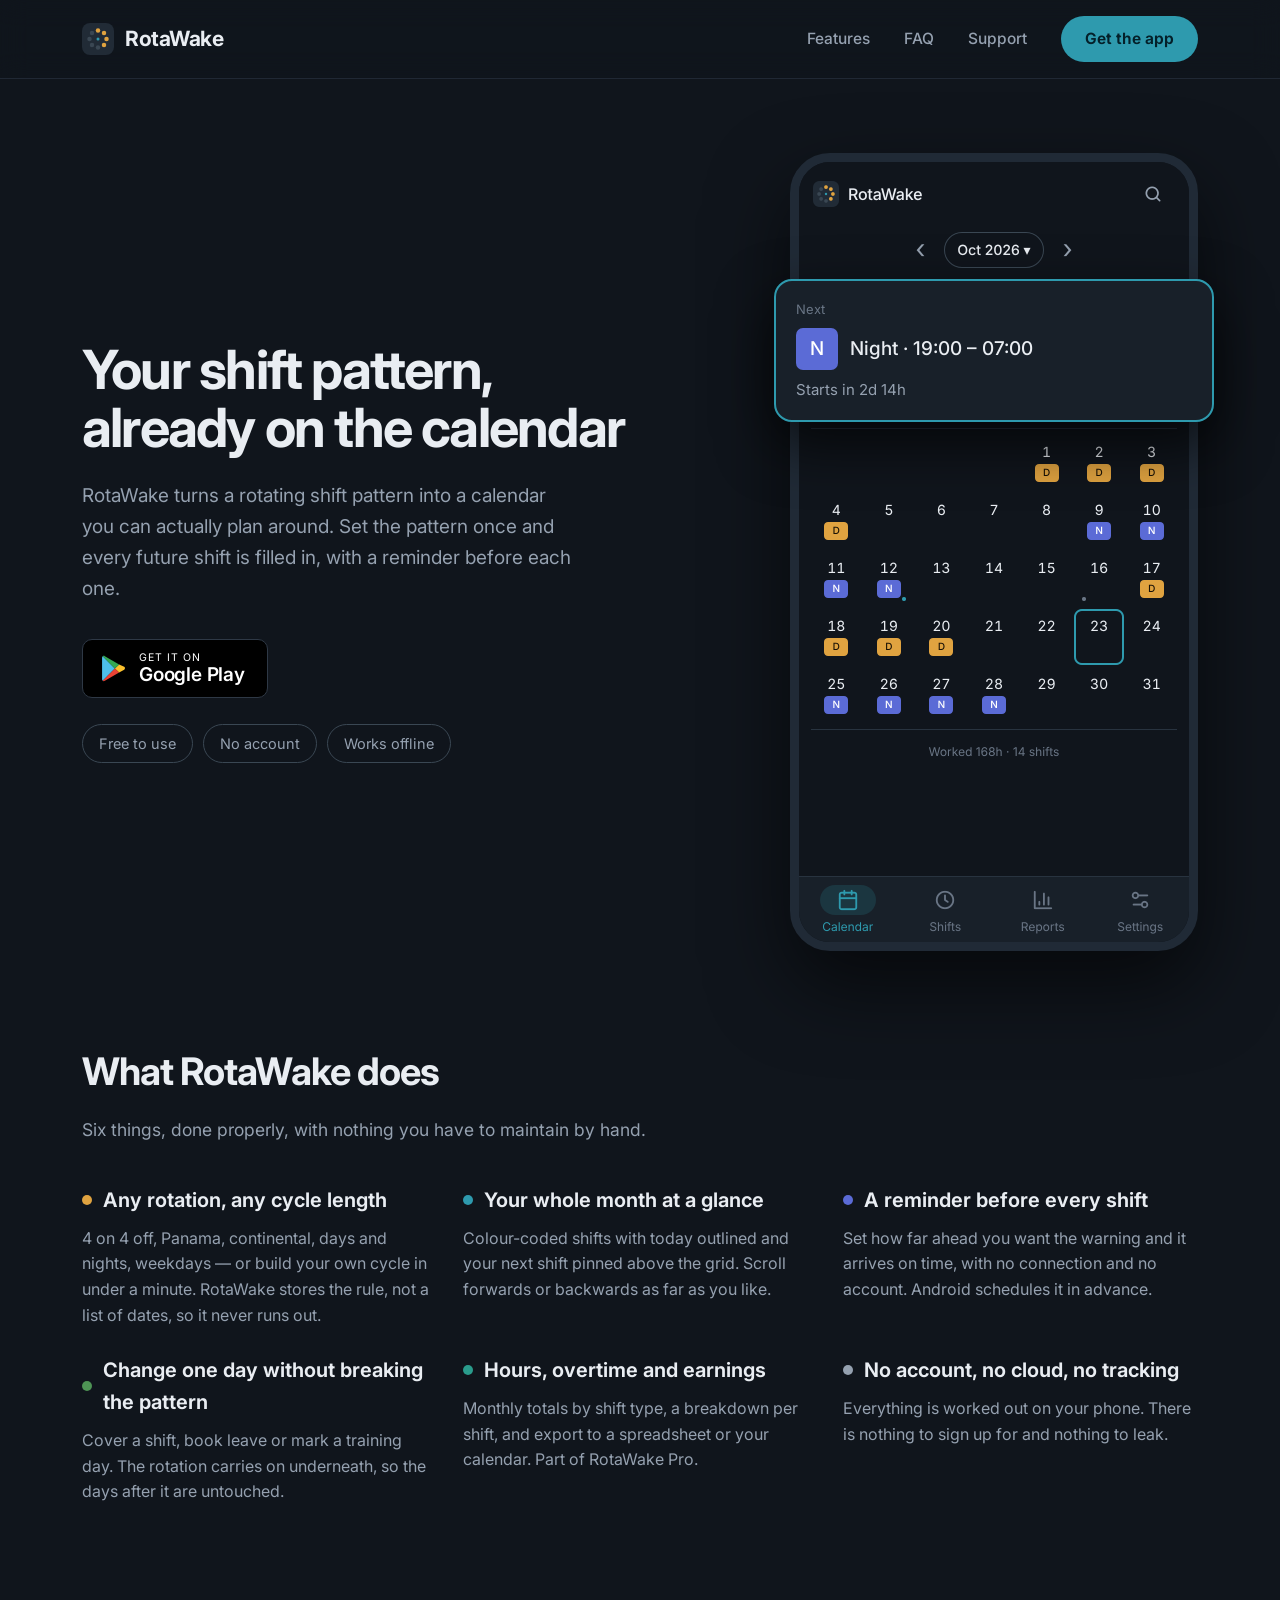
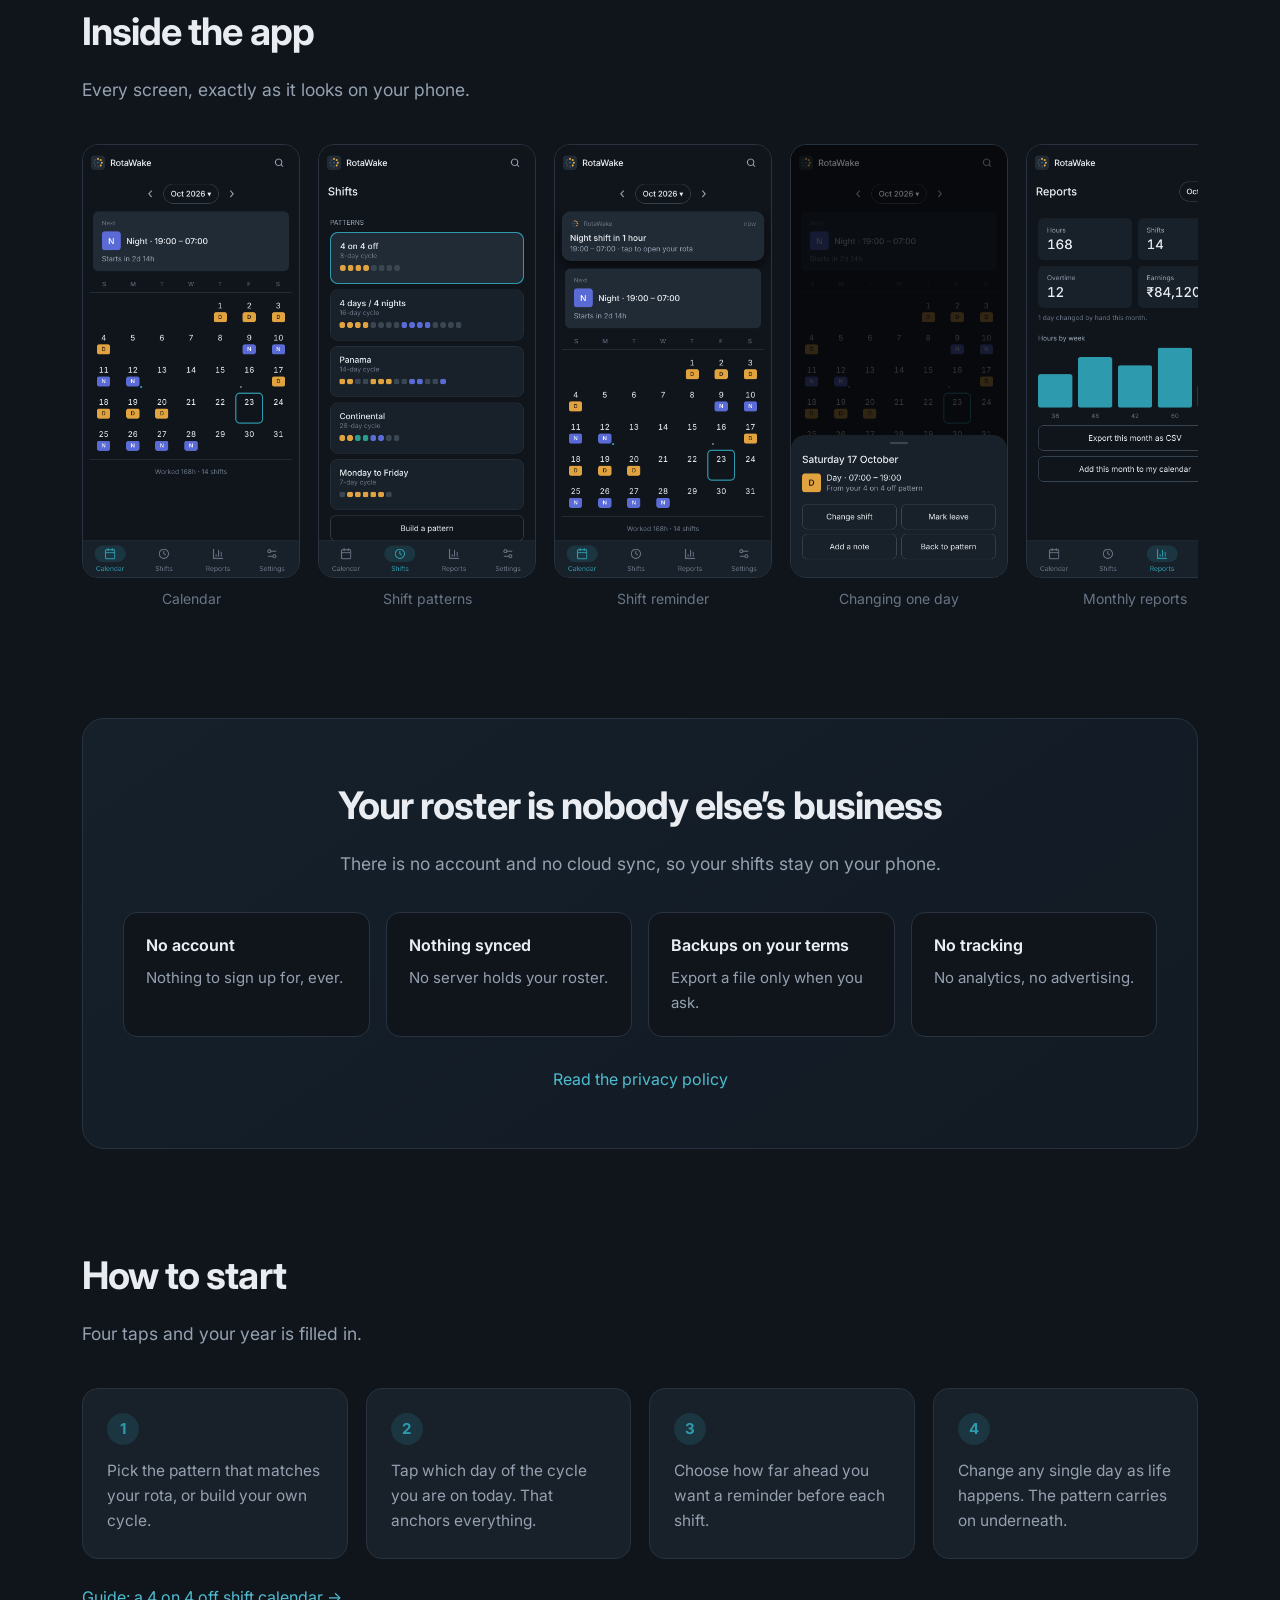
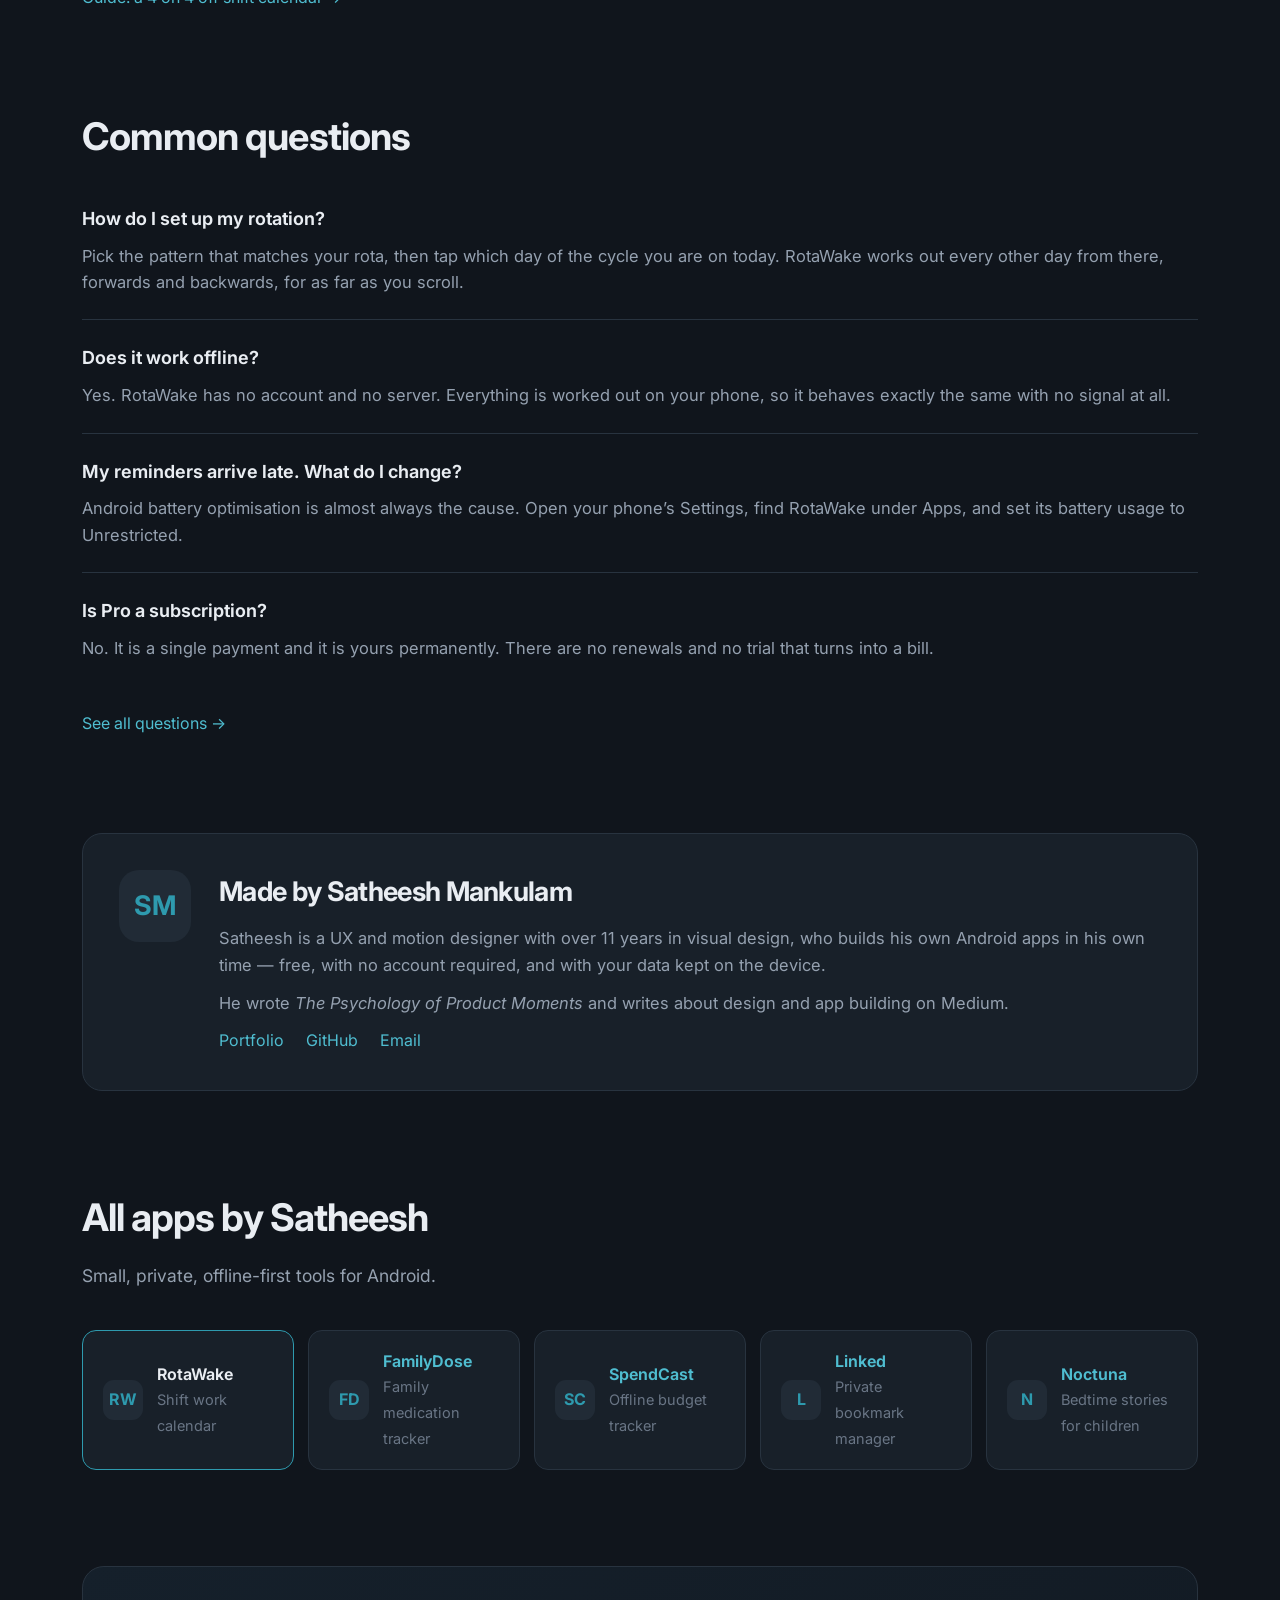
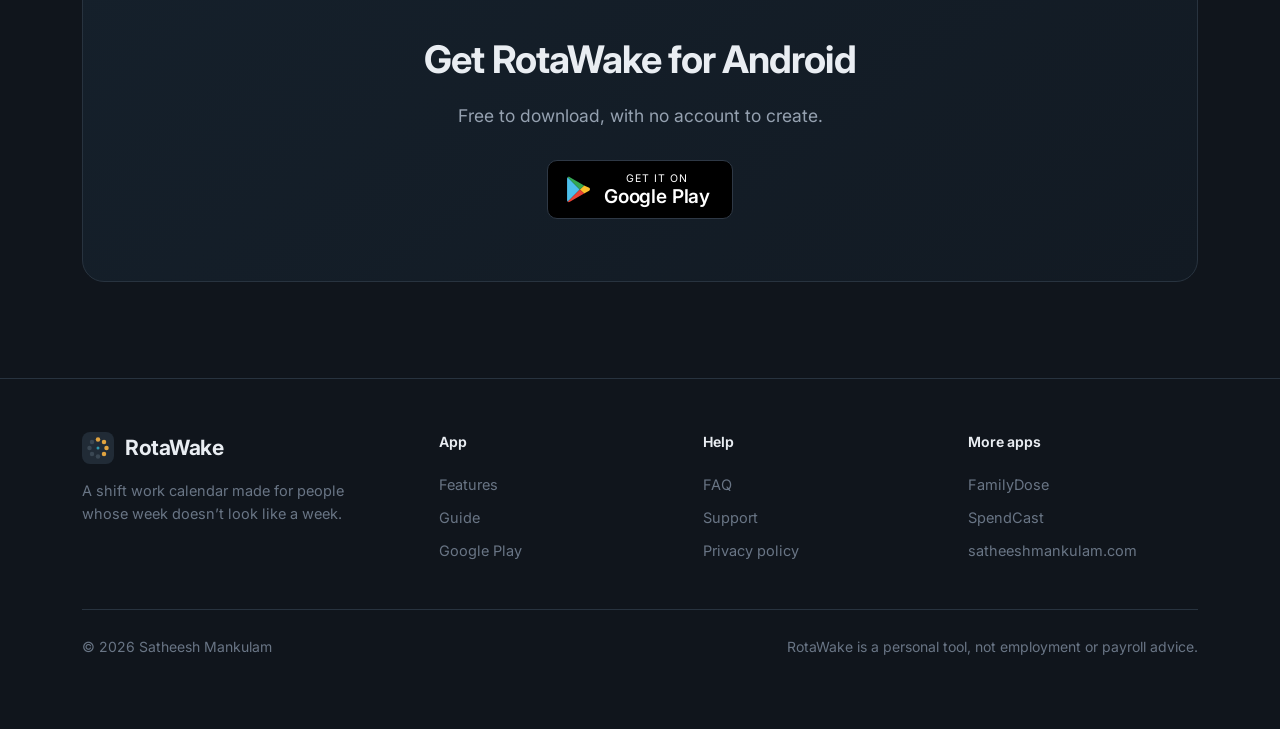
<file: index.html>
<!doctype html>
<html lang="en">
<head>
<meta charset="UTF-8" />
<meta name="viewport" content="width=device-width, initial-scale=1" />
<title>RotaWake — Shift Work Calendar</title>
<meta name="description" content="Set your shift pattern once and see every workday, months ahead. A rota planner for shift workers. Works fully offline, no account." />
<meta name="theme-color" content="#10151C" />
<link rel="canonical" href="https://rotawake.netlify.app/" />
<link rel="icon" href="/assets/favicon.svg" type="image/svg+xml" />
<link rel="icon" href="/assets/favicon-32.png" sizes="32x32" type="image/png" />
<link rel="apple-touch-icon" href="/assets/apple-touch-icon.png" />
<meta property="og:title" content="RotaWake — Shift Work Calendar" />
<meta property="og:description" content="Set your shift pattern once and see every workday, months ahead. A rota planner for shift workers. Works fully offline, no account." />
<meta property="og:type" content="website" />
<meta property="og:url" content="https://rotawake.netlify.app/" />
<meta property="og:image" content="https://rotawake.netlify.app/assets/og-image.png" />
<meta name="twitter:card" content="summary_large_image" />
<link rel="preconnect" href="https://fonts.googleapis.com" />
<link rel="preconnect" href="https://fonts.gstatic.com" crossorigin />
<link href="https://fonts.googleapis.com/css2?family=Inter:wght@400;500;600;700&display=swap" rel="stylesheet" />
<script type="application/ld+json">{"@context": "https://schema.org", "@type": "SoftwareApplication", "name": "RotaWake", "operatingSystem": "Android", "applicationCategory": "ProductivityApplication", "offers": {"@type": "Offer", "price": "0", "priceCurrency": "INR"}, "url": "https://rotawake.netlify.app/", "downloadUrl": "https://play.google.com/store/apps/details?id=com.satheesh.roster", "author": {"@type": "Person", "name": "Satheesh Mankulam", "url": "https://satheeshmankulam.com"}}</script>
<style>
:root{color-scheme:dark;
 /* theme object T from App.jsx */
 --bg:#10151C;--card:#182029;--card2:#212B36;--line:#28333F;--line-s:#3A4753;
 --ink:#E9EDF2;--dim:#95A1B0;--mute:#697585;--teal:#2E9AAE;--teal-l:#4FBDD0;
 /* PALETTE */
 --amber:#E0A340;--violet:#5B6BD6;--eve:#2A9C8C;--green:#4E9455}
*{margin:0;padding:0;box-sizing:border-box;-webkit-tap-highlight-color:transparent}
html{scroll-behavior:smooth}
body{background:var(--bg);color:var(--ink);line-height:1.6;
 font-family:Inter,system-ui,-apple-system,"Segoe UI",Roboto,sans-serif;-webkit-font-smoothing:antialiased}
.wrap{max-width:1180px;margin:0 auto;padding:0 32px}
a{color:var(--teal-l);text-decoration:none}
.skip{position:absolute;left:-9999px}
.skip:focus{left:16px;top:12px;z-index:99;background:var(--teal);color:#042029;
 padding:10px 18px;border-radius:8px}

.hdr{position:sticky;top:0;z-index:50;background:rgba(16,21,28,.86);
 backdrop-filter:blur(14px);border-bottom:1px solid rgba(40,51,63,.7)}
.hdr-in{display:flex;align-items:center;justify-content:space-between;height:78px}
.brand{display:flex;align-items:center;gap:11px}
.brand span{font-size:21px;font-weight:700;color:var(--ink);letter-spacing:-.02em}
.nav{display:flex;align-items:center;gap:34px}
.nav a{color:var(--dim);font-size:15.5px;font-weight:500}
.nav a:hover,.nav a[aria-current]{color:var(--ink)}
.pill,.nav a.pill{background:var(--teal);color:#042029;font-weight:650;font-size:15.5px;
 padding:11px 24px;border-radius:999px}
.pill:hover,.nav a.pill:hover{background:var(--teal-l);color:#042029}
.menu{display:none}
.menu summary{list-style:none;cursor:pointer;color:var(--dim);font-size:15px;
 border:1px solid var(--line-s);border-radius:999px;padding:9px 18px}
.menu summary::-webkit-details-marker{display:none}
.menu-p{position:absolute;right:32px;margin-top:12px;background:var(--card);
 border:1px solid var(--line);border-radius:14px;padding:10px;min-width:190px;
 display:flex;flex-direction:column;box-shadow:0 18px 44px rgba(0,0,0,.6)}
.menu-p a{color:var(--dim);padding:11px 14px;border-radius:9px;font-size:15.5px}

.hero{display:grid;grid-template-columns:1fr 408px;gap:44px;align-items:center;padding:74px 0 90px}
.hero h1{font-size:clamp(38px,4.6vw,54px);font-weight:700;line-height:1.08;
 letter-spacing:-.033em;margin-bottom:24px}
.hero .lede{color:var(--dim);font-size:19px;line-height:1.62;max-width:500px;margin-bottom:34px}
.badge{display:inline-flex;align-items:center;gap:13px;background:#000;border:1px solid #2E3845;
 border-radius:10px;padding:11px 22px 11px 18px}
.badge .bt{display:block;color:#fff;font-size:10.5px;letter-spacing:.09em;line-height:1.3}
.badge .bb{display:block;color:#fff;font-size:19px;font-weight:600;line-height:1.15;letter-spacing:-.01em}
.chips{display:flex;gap:10px;flex-wrap:wrap;margin-top:26px}
.chips span{border:1px solid var(--line-s);color:var(--dim);border-radius:999px;
 padding:7px 16px;font-size:14.5px}

section{padding-bottom:96px}
h2{font-size:clamp(28px,3.4vw,38px);font-weight:700;letter-spacing:-.025em;margin-bottom:14px}
.sub{color:var(--dim);font-size:17.5px;max-width:620px;margin-bottom:40px}
.feat{display:grid;gap:26px;grid-template-columns:repeat(auto-fit,minmax(320px,1fr))}
.fblock h3{font-size:20px;font-weight:650;margin-bottom:10px;display:flex;align-items:center;gap:11px}
.fblock p{color:var(--dim);font-size:16px}
.dot{width:10px;height:10px;border-radius:50%;flex:none}
.strip{display:grid;grid-auto-flow:column;grid-auto-columns:218px;gap:18px;
 overflow-x:auto;padding-bottom:12px;scrollbar-width:thin}
.strip figure{margin:0}
.strip img{width:100%;height:auto;border-radius:16px;border:1px solid var(--line);display:block}
.strip figcaption{color:var(--mute);font-size:14px;margin-top:10px;text-align:center}
.band{background:linear-gradient(145deg,#15202B,#121A23);border:1px solid var(--line);
 border-radius:22px;padding:56px 40px;margin-bottom:96px}
.band h2{text-align:center}
.band .sub{margin:0 auto 34px;text-align:center}
.pts{display:grid;gap:16px;grid-template-columns:repeat(auto-fit,minmax(230px,1fr))}
.pt{background:var(--bg);border:1px solid var(--line);border-radius:14px;padding:20px 22px}
.pt b{display:block;font-size:16px;font-weight:650;margin-bottom:6px}
.pt span{color:var(--dim);font-size:15px}
.steps{display:grid;gap:18px;grid-template-columns:repeat(auto-fit,minmax(240px,1fr));counter-reset:s}
.step{background:var(--card);border:1px solid var(--line);border-radius:16px;padding:24px}
.step b{display:flex;align-items:center;justify-content:center;width:32px;height:32px;
 border-radius:999px;background:rgba(46,154,174,.18);color:var(--teal);font-size:15px;
 margin-bottom:14px}
.step p{color:var(--dim);font-size:15.5px}
.qa{border-bottom:1px solid var(--line);padding:24px 0}
.qa:last-child{border-bottom:none}
.qa h3{color:var(--ink);font-size:18px;font-weight:650;margin-bottom:9px}
.qa p{color:var(--dim);font-size:16.5px}
.dev{display:grid;grid-template-columns:auto 1fr;gap:28px;align-items:start;
 background:var(--card);border:1px solid var(--line);border-radius:20px;padding:36px}
.dev-mark{width:72px;height:72px;border-radius:20px;background:var(--card2);
 display:flex;align-items:center;justify-content:center;font-size:27px;font-weight:700;
 color:var(--teal);flex:none}
.dev h2{font-size:27px;margin-bottom:12px}
.dev p{color:var(--dim);font-size:16.5px;margin-bottom:12px}
.dev-links{display:flex;gap:22px;flex-wrap:wrap;margin-top:6px}
.apps{display:grid;gap:14px;grid-template-columns:repeat(auto-fit,minmax(204px,1fr))}
.app{display:flex;align-items:center;gap:14px;background:var(--card);border:1px solid var(--line);
 border-radius:14px;padding:18px 20px}
.app .ic{width:40px;height:40px;border-radius:11px;background:var(--card2);flex:none;
 display:flex;align-items:center;justify-content:center;font-weight:700;color:var(--teal);font-size:16px}
.app b{display:block;font-size:16px;font-weight:650}
.app span{color:var(--mute);font-size:14.5px}
.app.self{border-color:var(--teal)}
.close-cta{text-align:center;padding:62px 40px;background:linear-gradient(145deg,#15202B,#121A23);
 border:1px solid var(--line);border-radius:22px;margin-bottom:96px}
.close-cta h2{margin-bottom:12px}
.close-cta p{color:var(--dim);font-size:17.5px;margin-bottom:30px}

.page{padding:64px 0 20px;max-width:780px}
.page h1{font-size:clamp(32px,4.4vw,46px);font-weight:700;letter-spacing:-.028em;
 line-height:1.14;margin-bottom:18px}
.page .lede{color:var(--dim);font-size:18.5px;max-width:640px}
.page h2{font-size:23px;font-weight:650;margin:46px 0 14px;letter-spacing:-.012em;
 scroll-margin-top:96px}
.page h3{font-size:18px;font-weight:650;margin:26px 0 8px}
.page p,.page li{color:var(--dim);font-size:16.5px}
.page ul{padding-left:21px;margin-top:10px}.page li{margin-bottom:9px}
.jump{display:flex;flex-wrap:wrap;gap:10px;margin:28px 0 8px;padding:0;list-style:none}
.jump li{margin:0}
.jump a{border:1px solid var(--line-s);border-radius:999px;padding:8px 16px;
 font-size:14.5px;color:var(--dim)}
.jump a:hover{color:var(--ink);border-color:var(--teal)}
.updated{color:var(--mute);font-size:14.5px;margin-bottom:28px;line-height:1.65}
.updated code{background:var(--card);border:1px solid var(--line);border-radius:5px;padding:2px 7px;font-size:13px;color:var(--dim);font-family:ui-monospace,SFMono-Regular,Menlo,monospace}
code{background:var(--card);border:1px solid var(--line);border-radius:5px;padding:2px 6px;font-size:14px;color:var(--dim)}
.callout{background:var(--card);border:1px solid var(--line);border-radius:14px;
 padding:22px 24px;margin:28px 0}
.callout p{color:var(--ink);margin:0}

footer{border-top:1px solid var(--line);padding:52px 0 70px;margin-top:20px}
.ft-top{display:grid;grid-template-columns:1.4fr 1fr 1fr 1fr;gap:34px;margin-bottom:42px}
.ft-tag{color:var(--mute);font-size:14.5px;margin-top:14px;max-width:270px}
.ft-col b{display:block;font-size:14px;font-weight:650;color:var(--ink);margin-bottom:14px}
.ft-col a{display:block;color:var(--mute);font-size:14.5px;padding:5px 0}
.ft-col a:hover{color:var(--dim)}
.ft-bot{border-top:1px solid var(--line);padding-top:26px;color:var(--mute);font-size:14px;
 display:flex;flex-wrap:wrap;gap:10px 24px;justify-content:space-between}

@media (max-width:900px){
 .wrap{padding:0 22px}
 .hero{grid-template-columns:1fr;gap:48px;padding:56px 0 72px;text-align:center}
 .hero .lede{margin-left:auto;margin-right:auto}
 .chips{justify-content:center}
 .stage{width:min(408px,100%);margin:0 auto}
 .phone{width:100%}.popout{left:-8px;right:-8px}
 .nav{display:none}.menu{display:block}
 .band,.close-cta{padding:44px 24px}
 .dev{grid-template-columns:1fr;padding:28px}
 .ft-top{grid-template-columns:1fr 1fr;gap:28px}
 section{padding-bottom:72px}
}

.stage{position:relative;flex:none;width:408px}
.phone{width:408px;border:9px solid #202A36;border-radius:40px;overflow:hidden;
 box-shadow:0 34px 80px rgba(0,0,0,.6);background:var(--bg)}
.phone img{display:block;width:100%;height:auto}
.popout{position:absolute;top:126px;left:-16px;right:-16px;background:var(--card);
 border:2px solid var(--teal);border-radius:18px;padding:18px 20px;
 box-shadow:0 22px 55px rgba(0,0,0,.70)}
.po-l{font-size:13px;color:var(--mute);margin-bottom:8px}
.po-r{display:flex;align-items:center;gap:12px}
.po-c{width:42px;height:42px;border-radius:7px;display:flex;align-items:center;
 justify-content:center;font-size:19px;font-weight:500;flex:none}
.po-t{font-size:19px;font-weight:500}
.po-s{font-size:15px;color:var(--dim);margin-top:8px}

/* Grid items default to min-width:auto, which lets the 408px phone hold the
   column open below 408px. An explicit floor lets it shrink. */
.hero>*{min-width:0}
/* Repeated after the phone rules above, because these must win on mobile. */
@media (max-width:900px){
 .stage{width:100%;max-width:408px;margin:0 auto;min-width:0}
 .phone{width:100%;max-width:100%}
 .popout{left:0;right:0}
}
</style>
</head>
<body>
<a class="skip" href="#main">Skip to content</a>
<div class="hdr"><div class="wrap"><div class="hdr-in">
  <a class="brand" href="/"><svg width="32" height="32" viewBox="0 0 64 64" aria-hidden="true">
<rect width="64" height="64" rx="16" fill="#212B36"/>
<circle cx="32" cy="15" r="4.5" fill="#E0A340"/><circle cx="44.02" cy="19.98" r="4.5" fill="#E0A340"/>
<circle cx="49" cy="32" r="4.5" fill="#E0A340"/><circle cx="44.02" cy="44.02" r="4.5" fill="#E0A340"/>
<circle cx="32" cy="49" r="4.5" fill="#3A4753"/><circle cx="19.98" cy="44.02" r="4.5" fill="#3A4753"/>
<circle cx="15" cy="32" r="4.5" fill="#3A4753"/><circle cx="19.98" cy="19.98" r="4.5" fill="#3A4753"/>
<circle cx="32" cy="32" r="3" fill="#2E9AAE"/></svg><span>RotaWake</span></a>
  <nav class="nav"><a href="/#features">Features</a><a href="/faq/">FAQ</a><a href="/support/">Support</a><a class="pill" href="https://play.google.com/store/apps/details?id=com.satheesh.roster">Get the app</a></nav>
  <details class="menu"><summary>Menu</summary><div class="menu-p"><a href="/#features">Features</a><a href="/faq/">FAQ</a><a href="/support/">Support</a>
    <a href="/privacy/">Privacy</a><a href="https://play.google.com/store/apps/details?id=com.satheesh.roster">Get the app</a></div></details>
</div></div></div>
<main id="main"><div class="wrap">

<section class="hero">
  <div>
    <h1>Your shift pattern,<br />already on the calendar</h1>
    <p class="lede">RotaWake turns a rotating shift pattern into a calendar you can actually plan around. Set the pattern once and every future shift is filled in, with a reminder before each one.</p>
    <a class="badge" href="https://play.google.com/store/apps/details?id=com.satheesh.roster">
  <svg width="25" height="27" viewBox="0 0 24 26" aria-hidden="true">
    <path d="M1.6 1.2a1.8 1.8 0 0 0-.6 1.4v20.8c0 .6.2 1.1.6 1.4L13.3 13 1.6 1.2z" fill="#4DBFEB"/>
    <path d="M17.4 9.1 13.3 13l4.1 3.9 4.9-2.8c1-.6 1-2.1 0-2.7l-4.9-2.3z" fill="#FBC02D"/>
    <path d="M1.6 24.8c.5.5 1.3.5 2.1 0l13.7-7.9L13.3 13 1.6 24.8z" fill="#E94235"/>
    <path d="M1.6 1.2 13.3 13l4.1-3.9L3.7 1.2c-.8-.5-1.6-.5-2.1 0z" fill="#34A853"/>
  </svg>
  <span><span class="bt">GET IT ON</span><span class="bb">Google Play</span></span></a>
    <div class="chips"><span>Free to use</span><span>No account</span><span>Works offline</span></div>
  </div>
  <div class="stage">
  <div class="phone"><img src="/assets/screen-calendar.png" alt="RotaWake calendar showing a 4 on 4 off rotation for October" width="390" height="780" /></div>
  <div class="popout">
    <div class="po-l">Next</div>
    <div class="po-r"><div class="po-c" style="background:#5B6BD6;color:#fff">N</div>
      <div class="po-t">Night &middot; 19:00 &ndash; 07:00</div></div>
    <div class="po-s">Starts in 2d 14h</div>
  </div>
</div>
</section>

<section id="features">
  <h2>What RotaWake does</h2>
  <p class="sub">Six things, done properly, with nothing you have to maintain by hand.</p>
  <div class="feat">
    <div class="fblock"><h3><i class="dot" style="background:#E0A340"></i>Any rotation, any cycle length</h3><p>4 on 4 off, Panama, continental, days and nights, weekdays &mdash; or build your own cycle in under a minute. RotaWake stores the rule, not a list of dates, so it never runs out.</p></div><div class="fblock"><h3><i class="dot" style="background:#2E9AAE"></i>Your whole month at a glance</h3><p>Colour-coded shifts with today outlined and your next shift pinned above the grid. Scroll forwards or backwards as far as you like.</p></div><div class="fblock"><h3><i class="dot" style="background:#5B6BD6"></i>A reminder before every shift</h3><p>Set how far ahead you want the warning and it arrives on time, with no connection and no account. Android schedules it in advance.</p></div><div class="fblock"><h3><i class="dot" style="background:#4E9455"></i>Change one day without breaking the pattern</h3><p>Cover a shift, book leave or mark a training day. The rotation carries on underneath, so the days after it are untouched.</p></div><div class="fblock"><h3><i class="dot" style="background:#2A9C8C"></i>Hours, overtime and earnings</h3><p>Monthly totals by shift type, a breakdown per shift, and export to a spreadsheet or your calendar. Part of RotaWake Pro.</p></div><div class="fblock"><h3><i class="dot" style="background:#95A1B0"></i>No account, no cloud, no tracking</h3><p>Everything is worked out on your phone. There is nothing to sign up for and nothing to leak.</p></div>
  </div>
</section>

<section>
  <h2>Inside the app</h2>
  <p class="sub">Every screen, exactly as it looks on your phone.</p>
  <div class="strip">
    <figure><img src="/assets/screen-calendar.png" alt="RotaWake calendar screen" width="390" height="780" loading="lazy" /><figcaption>Calendar</figcaption></figure><figure><img src="/assets/screen-patterns.png" alt="RotaWake shift patterns screen" width="390" height="780" loading="lazy" /><figcaption>Shift patterns</figcaption></figure><figure><img src="/assets/screen-reminder.png" alt="RotaWake shift reminder screen" width="390" height="780" loading="lazy" /><figcaption>Shift reminder</figcaption></figure><figure><img src="/assets/screen-editday.png" alt="RotaWake changing one day screen" width="390" height="780" loading="lazy" /><figcaption>Changing one day</figcaption></figure><figure><img src="/assets/screen-reports.png" alt="RotaWake monthly reports screen" width="390" height="780" loading="lazy" /><figcaption>Monthly reports</figcaption></figure><figure><img src="/assets/screen-pro.png" alt="RotaWake rotawake pro screen" width="390" height="780" loading="lazy" /><figcaption>RotaWake Pro</figcaption></figure>
  </div>
</section>

<div class="band">
  <h2>Your roster is nobody else&rsquo;s business</h2>
  <p class="sub">There is no account and no cloud sync, so your shifts stay on your phone.</p>
  <div class="pts">
    <div class="pt"><b>No account</b><span>Nothing to sign up for, ever.</span></div>
    <div class="pt"><b>Nothing synced</b><span>No server holds your roster.</span></div>
    <div class="pt"><b>Backups on your terms</b><span>Export a file only when you ask.</span></div>
    <div class="pt"><b>No tracking</b><span>No analytics, no advertising.</span></div>
  </div>
  <p style="text-align:center;margin-top:30px"><a href="/privacy/">Read the privacy policy</a></p>
</div>

<section>
  <h2>How to start</h2>
  <p class="sub">Four taps and your year is filled in.</p>
  <div class="steps">
    <div class="step"><b>1</b><p>Pick the pattern that matches your rota, or build your own cycle.</p></div>
    <div class="step"><b>2</b><p>Tap which day of the cycle you are on today. That anchors everything.</p></div>
    <div class="step"><b>3</b><p>Choose how far ahead you want a reminder before each shift.</p></div>
    <div class="step"><b>4</b><p>Change any single day as life happens. The pattern carries on underneath.</p></div>
  </div>
  <p style="margin-top:26px"><a href="/4-on-4-off-shift-calendar-app/">Guide: a 4 on 4 off shift calendar &rarr;</a></p>
</section>

<section>
  <h2>Common questions</h2>
  <div style="margin-top:8px">
    <div class="qa"><h3>How do I set up my rotation?</h3><p>Pick the pattern that matches your rota, then tap which day of the cycle you are on today. RotaWake works out every other day from there, forwards and backwards, for as far as you scroll.</p></div><div class="qa"><h3>Does it work offline?</h3><p>Yes. RotaWake has no account and no server. Everything is worked out on your phone, so it behaves exactly the same with no signal at all.</p></div><div class="qa"><h3>My reminders arrive late. What do I change?</h3><p>Android battery optimisation is almost always the cause. Open your phone&rsquo;s Settings, find RotaWake under Apps, and set its battery usage to Unrestricted.</p></div><div class="qa"><h3>Is Pro a subscription?</h3><p>No. It is a single payment and it is yours permanently. There are no renewals and no trial that turns into a bill.</p></div>
  </div>
  <p style="margin-top:26px"><a href="/faq/">See all questions &rarr;</a></p>
</section>

<section>
  <div class="dev">
    <div class="dev-mark">SM</div>
    <div>
      <h2>Made by Satheesh Mankulam</h2>
      <p>Satheesh is a UX and motion designer with over 11 years in visual design, who builds his own Android apps in his own time &mdash; free, with no account required, and with your data kept on the device.</p>
      <p>He wrote <i>The Psychology of Product Moments</i> and writes about design and app building on Medium.</p>
      <div class="dev-links"><a href="https://satheeshmankulam.com">Portfolio</a><a href="https://github.com/satheeshmankulam-del">GitHub</a>
        <a href="mailto:satheeshmankulam@gmail.com">Email</a></div>
    </div>
  </div>
</section>

<section>
  <h2>All apps by Satheesh</h2>
  <p class="sub">Small, private, offline-first tools for Android.</p>
  <div class="apps">
    <div class="app self"><div class="ic">RW</div><div><b>RotaWake</b><span>Shift work calendar</span></div></div>
    <a class="app" href="https://play.google.com/store/apps/details?id=com.familydose.app"><div class="ic">FD</div><div><b>FamilyDose</b><span>Family medication tracker</span></div></a><a class="app" href="https://play.google.com/store/apps/details?id=com.satheesh.spendcast"><div class="ic">SC</div><div><b>SpendCast</b><span>Offline budget tracker</span></div></a><a class="app" href="https://play.google.com/store/apps/details?id=com.satheesh.linkvault"><div class="ic">L</div><div><b>Linked</b><span>Private bookmark manager</span></div></a><a class="app" href="https://play.google.com/store/apps/details?id=com.satheesh.noctuna"><div class="ic">N</div><div><b>Noctuna</b><span>Bedtime stories for children</span></div></a>
  </div>
</section>

<div class="close-cta">
  <h2>Get RotaWake for Android</h2>
  <p>Free to download, with no account to create.</p>
  <div style="display:flex;justify-content:center"><a class="badge" href="https://play.google.com/store/apps/details?id=com.satheesh.roster">
  <svg width="25" height="27" viewBox="0 0 24 26" aria-hidden="true">
    <path d="M1.6 1.2a1.8 1.8 0 0 0-.6 1.4v20.8c0 .6.2 1.1.6 1.4L13.3 13 1.6 1.2z" fill="#4DBFEB"/>
    <path d="M17.4 9.1 13.3 13l4.1 3.9 4.9-2.8c1-.6 1-2.1 0-2.7l-4.9-2.3z" fill="#FBC02D"/>
    <path d="M1.6 24.8c.5.5 1.3.5 2.1 0l13.7-7.9L13.3 13 1.6 24.8z" fill="#E94235"/>
    <path d="M1.6 1.2 13.3 13l4.1-3.9L3.7 1.2c-.8-.5-1.6-.5-2.1 0z" fill="#34A853"/>
  </svg>
  <span><span class="bt">GET IT ON</span><span class="bb">Google Play</span></span></a></div>
</div>

</div></main>
<footer><div class="wrap">
<div class="ft-top">
  <div><div class="brand"><svg width="32" height="32" viewBox="0 0 64 64" aria-hidden="true">
<rect width="64" height="64" rx="16" fill="#212B36"/>
<circle cx="32" cy="15" r="4.5" fill="#E0A340"/><circle cx="44.02" cy="19.98" r="4.5" fill="#E0A340"/>
<circle cx="49" cy="32" r="4.5" fill="#E0A340"/><circle cx="44.02" cy="44.02" r="4.5" fill="#E0A340"/>
<circle cx="32" cy="49" r="4.5" fill="#3A4753"/><circle cx="19.98" cy="44.02" r="4.5" fill="#3A4753"/>
<circle cx="15" cy="32" r="4.5" fill="#3A4753"/><circle cx="19.98" cy="19.98" r="4.5" fill="#3A4753"/>
<circle cx="32" cy="32" r="3" fill="#2E9AAE"/></svg><span>RotaWake</span></div>
    <p class="ft-tag">A shift work calendar made for people whose week doesn&rsquo;t look like a week.</p></div>
  <div class="ft-col"><b>App</b><a href="/#features">Features</a>
    <a href="/4-on-4-off-shift-calendar-app/">Guide</a><a href="https://play.google.com/store/apps/details?id=com.satheesh.roster">Google Play</a></div>
  <div class="ft-col"><b>Help</b><a href="/faq/">FAQ</a><a href="/support/">Support</a>
    <a href="/privacy/">Privacy policy</a></div>
  <div class="ft-col"><b>More apps</b><a href="https://play.google.com/store/apps/details?id=com.familydose.app">FamilyDose</a><a href="https://play.google.com/store/apps/details?id=com.satheesh.spendcast">SpendCast</a><a href="https://satheeshmankulam.com">satheeshmankulam.com</a></div>
</div>
<div class="ft-bot"><span>&copy; 2026 Satheesh Mankulam</span>
<span>RotaWake is a personal tool, not employment or payroll advice.</span></div>
</div></footer>
</body></html>
</file>
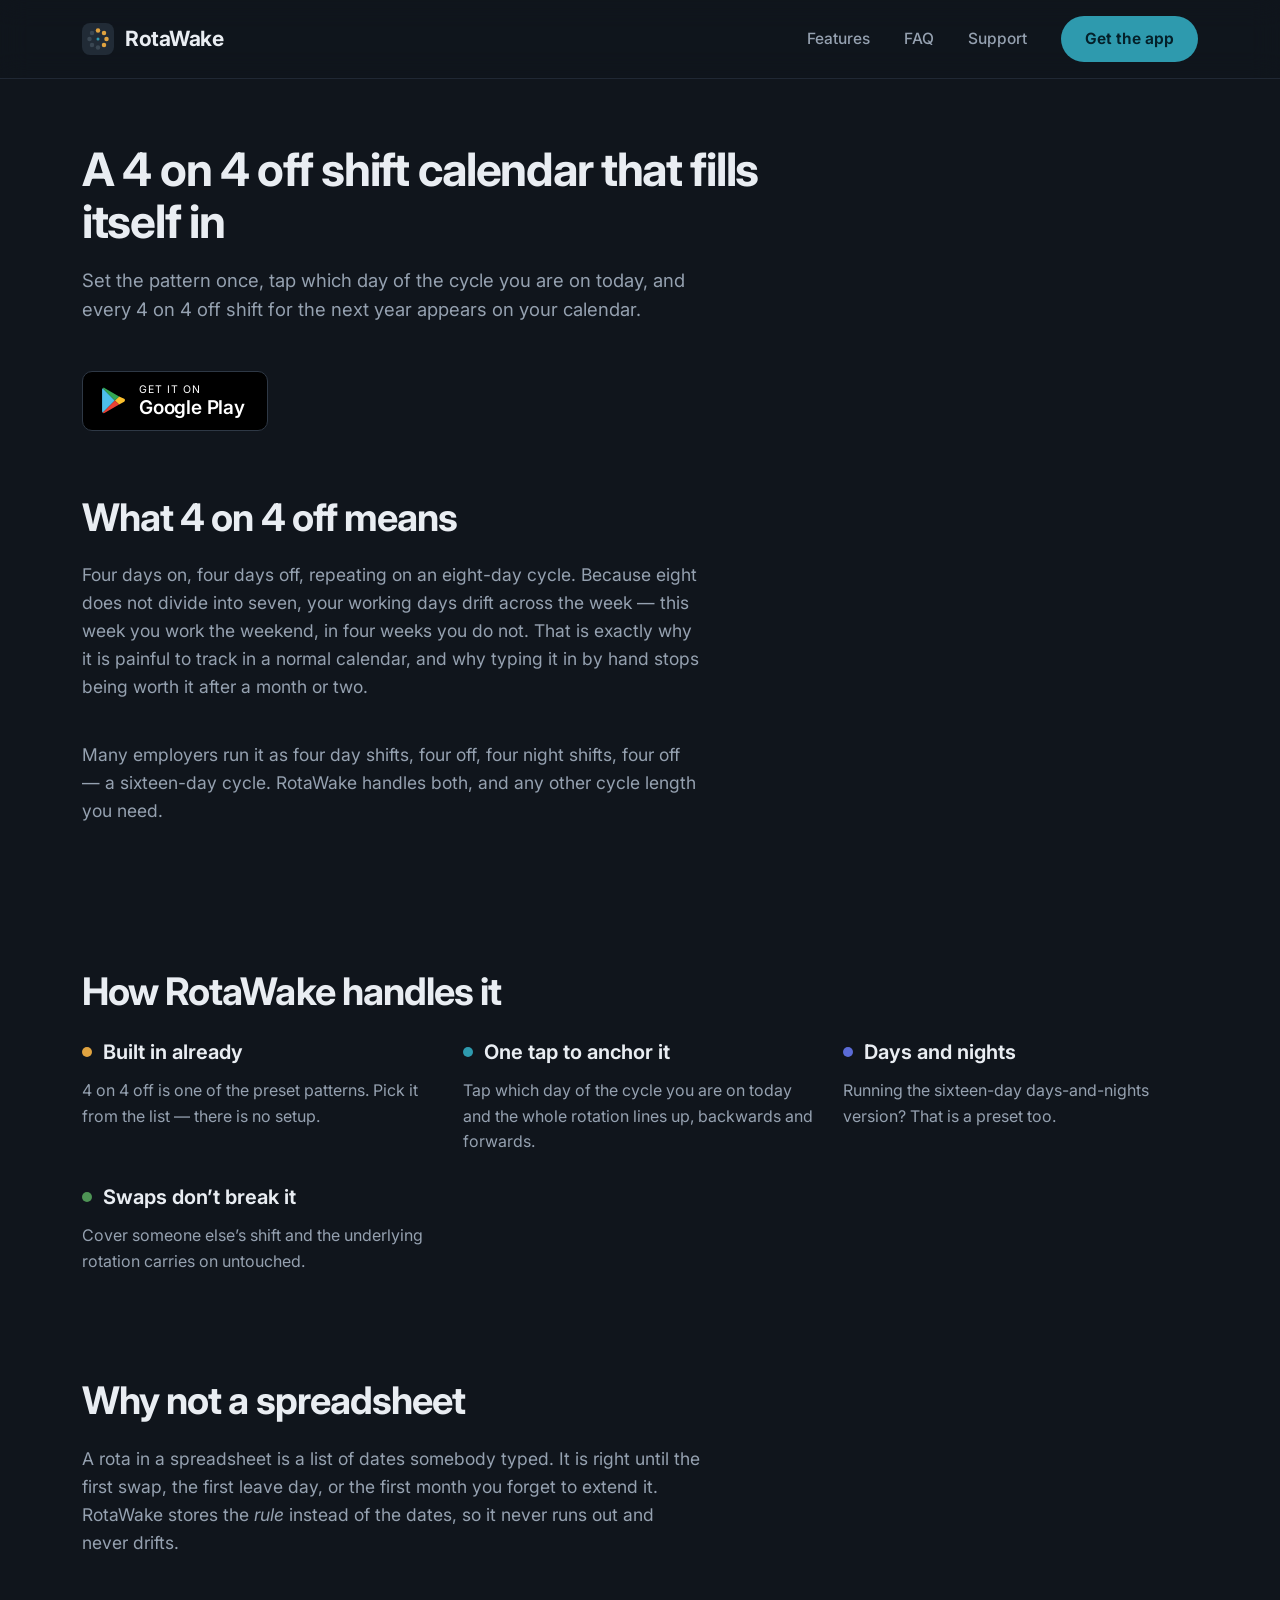
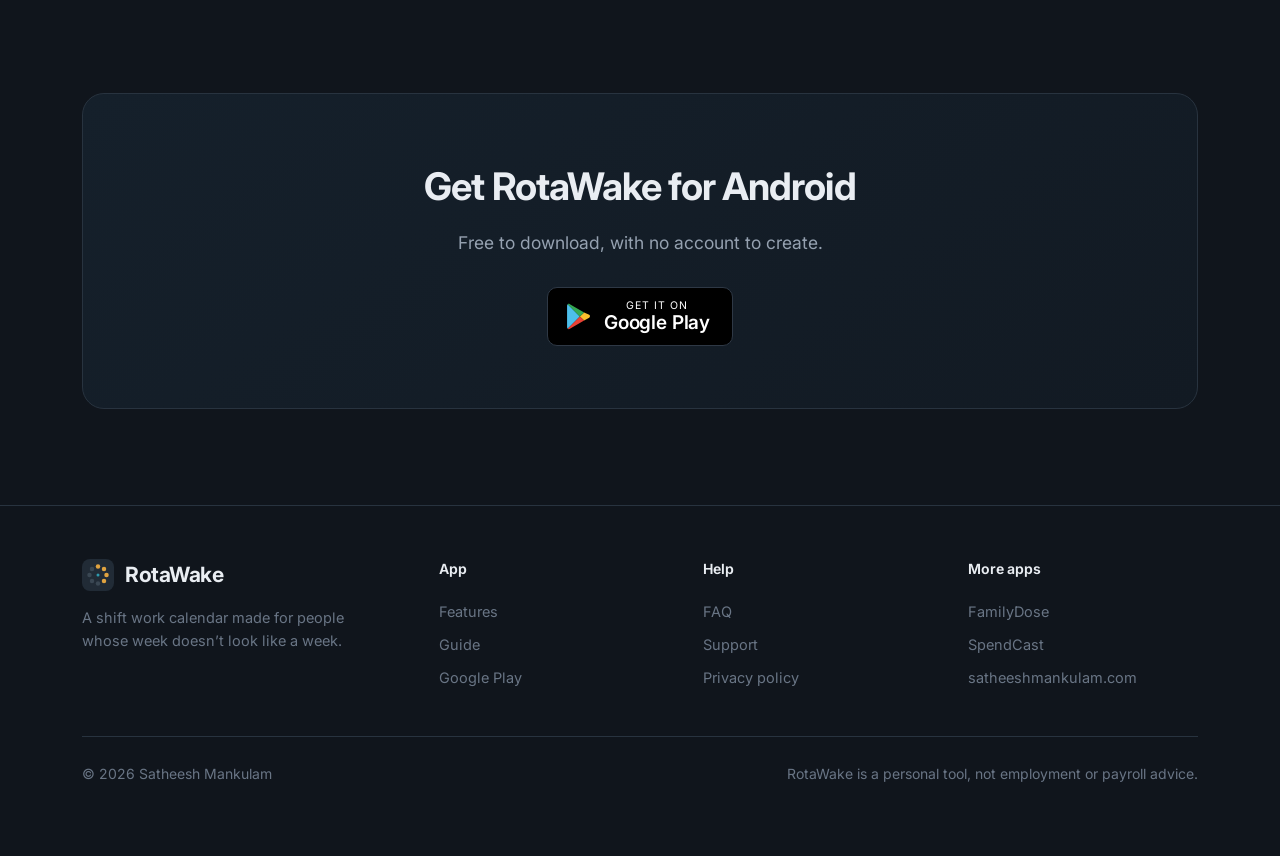
<file: 4-on-4-off-shift-calendar-app/index.html>
<!doctype html>
<html lang="en">
<head>
<meta charset="UTF-8" />
<meta name="viewport" content="width=device-width, initial-scale=1" />
<title>4 on 4 off shift calendar app — RotaWake</title>
<meta name="description" content="A 4 on 4 off shift calendar that fills itself in. Set the pattern once and see every shift for the next year. Free, offline, no account." />
<meta name="theme-color" content="#10151C" />
<link rel="canonical" href="https://rotawake.netlify.app/4-on-4-off-shift-calendar-app/" />
<link rel="icon" href="/assets/favicon.svg" type="image/svg+xml" />
<link rel="icon" href="/assets/favicon-32.png" sizes="32x32" type="image/png" />
<link rel="apple-touch-icon" href="/assets/apple-touch-icon.png" />
<meta property="og:title" content="4 on 4 off shift calendar app — RotaWake" />
<meta property="og:description" content="A 4 on 4 off shift calendar that fills itself in. Set the pattern once and see every shift for the next year. Free, offline, no account." />
<meta property="og:type" content="website" />
<meta property="og:url" content="https://rotawake.netlify.app/4-on-4-off-shift-calendar-app/" />
<meta property="og:image" content="https://rotawake.netlify.app/assets/og-image.png" />
<meta name="twitter:card" content="summary_large_image" />
<link rel="preconnect" href="https://fonts.googleapis.com" />
<link rel="preconnect" href="https://fonts.gstatic.com" crossorigin />
<link href="https://fonts.googleapis.com/css2?family=Inter:wght@400;500;600;700&display=swap" rel="stylesheet" />

<style>
:root{color-scheme:dark;
 /* theme object T from App.jsx */
 --bg:#10151C;--card:#182029;--card2:#212B36;--line:#28333F;--line-s:#3A4753;
 --ink:#E9EDF2;--dim:#95A1B0;--mute:#697585;--teal:#2E9AAE;--teal-l:#4FBDD0;
 /* PALETTE */
 --amber:#E0A340;--violet:#5B6BD6;--eve:#2A9C8C;--green:#4E9455}
*{margin:0;padding:0;box-sizing:border-box;-webkit-tap-highlight-color:transparent}
html{scroll-behavior:smooth}
body{background:var(--bg);color:var(--ink);line-height:1.6;
 font-family:Inter,system-ui,-apple-system,"Segoe UI",Roboto,sans-serif;-webkit-font-smoothing:antialiased}
.wrap{max-width:1180px;margin:0 auto;padding:0 32px}
a{color:var(--teal-l);text-decoration:none}
.skip{position:absolute;left:-9999px}
.skip:focus{left:16px;top:12px;z-index:99;background:var(--teal);color:#042029;
 padding:10px 18px;border-radius:8px}

.hdr{position:sticky;top:0;z-index:50;background:rgba(16,21,28,.86);
 backdrop-filter:blur(14px);border-bottom:1px solid rgba(40,51,63,.7)}
.hdr-in{display:flex;align-items:center;justify-content:space-between;height:78px}
.brand{display:flex;align-items:center;gap:11px}
.brand span{font-size:21px;font-weight:700;color:var(--ink);letter-spacing:-.02em}
.nav{display:flex;align-items:center;gap:34px}
.nav a{color:var(--dim);font-size:15.5px;font-weight:500}
.nav a:hover,.nav a[aria-current]{color:var(--ink)}
.pill,.nav a.pill{background:var(--teal);color:#042029;font-weight:650;font-size:15.5px;
 padding:11px 24px;border-radius:999px}
.pill:hover,.nav a.pill:hover{background:var(--teal-l);color:#042029}
.menu{display:none}
.menu summary{list-style:none;cursor:pointer;color:var(--dim);font-size:15px;
 border:1px solid var(--line-s);border-radius:999px;padding:9px 18px}
.menu summary::-webkit-details-marker{display:none}
.menu-p{position:absolute;right:32px;margin-top:12px;background:var(--card);
 border:1px solid var(--line);border-radius:14px;padding:10px;min-width:190px;
 display:flex;flex-direction:column;box-shadow:0 18px 44px rgba(0,0,0,.6)}
.menu-p a{color:var(--dim);padding:11px 14px;border-radius:9px;font-size:15.5px}

.hero{display:grid;grid-template-columns:1fr 408px;gap:44px;align-items:center;padding:74px 0 90px}
.hero h1{font-size:clamp(38px,4.6vw,54px);font-weight:700;line-height:1.08;
 letter-spacing:-.033em;margin-bottom:24px}
.hero .lede{color:var(--dim);font-size:19px;line-height:1.62;max-width:500px;margin-bottom:34px}
.badge{display:inline-flex;align-items:center;gap:13px;background:#000;border:1px solid #2E3845;
 border-radius:10px;padding:11px 22px 11px 18px}
.badge .bt{display:block;color:#fff;font-size:10.5px;letter-spacing:.09em;line-height:1.3}
.badge .bb{display:block;color:#fff;font-size:19px;font-weight:600;line-height:1.15;letter-spacing:-.01em}
.chips{display:flex;gap:10px;flex-wrap:wrap;margin-top:26px}
.chips span{border:1px solid var(--line-s);color:var(--dim);border-radius:999px;
 padding:7px 16px;font-size:14.5px}

section{padding-bottom:96px}
h2{font-size:clamp(28px,3.4vw,38px);font-weight:700;letter-spacing:-.025em;margin-bottom:14px}
.sub{color:var(--dim);font-size:17.5px;max-width:620px;margin-bottom:40px}
.feat{display:grid;gap:26px;grid-template-columns:repeat(auto-fit,minmax(320px,1fr))}
.fblock h3{font-size:20px;font-weight:650;margin-bottom:10px;display:flex;align-items:center;gap:11px}
.fblock p{color:var(--dim);font-size:16px}
.dot{width:10px;height:10px;border-radius:50%;flex:none}
.strip{display:grid;grid-auto-flow:column;grid-auto-columns:218px;gap:18px;
 overflow-x:auto;padding-bottom:12px;scrollbar-width:thin}
.strip figure{margin:0}
.strip img{width:100%;height:auto;border-radius:16px;border:1px solid var(--line);display:block}
.strip figcaption{color:var(--mute);font-size:14px;margin-top:10px;text-align:center}
.band{background:linear-gradient(145deg,#15202B,#121A23);border:1px solid var(--line);
 border-radius:22px;padding:56px 40px;margin-bottom:96px}
.band h2{text-align:center}
.band .sub{margin:0 auto 34px;text-align:center}
.pts{display:grid;gap:16px;grid-template-columns:repeat(auto-fit,minmax(230px,1fr))}
.pt{background:var(--bg);border:1px solid var(--line);border-radius:14px;padding:20px 22px}
.pt b{display:block;font-size:16px;font-weight:650;margin-bottom:6px}
.pt span{color:var(--dim);font-size:15px}
.steps{display:grid;gap:18px;grid-template-columns:repeat(auto-fit,minmax(240px,1fr));counter-reset:s}
.step{background:var(--card);border:1px solid var(--line);border-radius:16px;padding:24px}
.step b{display:flex;align-items:center;justify-content:center;width:32px;height:32px;
 border-radius:999px;background:rgba(46,154,174,.18);color:var(--teal);font-size:15px;
 margin-bottom:14px}
.step p{color:var(--dim);font-size:15.5px}
.qa{border-bottom:1px solid var(--line);padding:24px 0}
.qa:last-child{border-bottom:none}
.qa h3{color:var(--ink);font-size:18px;font-weight:650;margin-bottom:9px}
.qa p{color:var(--dim);font-size:16.5px}
.dev{display:grid;grid-template-columns:auto 1fr;gap:28px;align-items:start;
 background:var(--card);border:1px solid var(--line);border-radius:20px;padding:36px}
.dev-mark{width:72px;height:72px;border-radius:20px;background:var(--card2);
 display:flex;align-items:center;justify-content:center;font-size:27px;font-weight:700;
 color:var(--teal);flex:none}
.dev h2{font-size:27px;margin-bottom:12px}
.dev p{color:var(--dim);font-size:16.5px;margin-bottom:12px}
.dev-links{display:flex;gap:22px;flex-wrap:wrap;margin-top:6px}
.apps{display:grid;gap:14px;grid-template-columns:repeat(auto-fit,minmax(204px,1fr))}
.app{display:flex;align-items:center;gap:14px;background:var(--card);border:1px solid var(--line);
 border-radius:14px;padding:18px 20px}
.app .ic{width:40px;height:40px;border-radius:11px;background:var(--card2);flex:none;
 display:flex;align-items:center;justify-content:center;font-weight:700;color:var(--teal);font-size:16px}
.app b{display:block;font-size:16px;font-weight:650}
.app span{color:var(--mute);font-size:14.5px}
.app.self{border-color:var(--teal)}
.close-cta{text-align:center;padding:62px 40px;background:linear-gradient(145deg,#15202B,#121A23);
 border:1px solid var(--line);border-radius:22px;margin-bottom:96px}
.close-cta h2{margin-bottom:12px}
.close-cta p{color:var(--dim);font-size:17.5px;margin-bottom:30px}

.page{padding:64px 0 20px;max-width:780px}
.page h1{font-size:clamp(32px,4.4vw,46px);font-weight:700;letter-spacing:-.028em;
 line-height:1.14;margin-bottom:18px}
.page .lede{color:var(--dim);font-size:18.5px;max-width:640px}
.page h2{font-size:23px;font-weight:650;margin:46px 0 14px;letter-spacing:-.012em;
 scroll-margin-top:96px}
.page h3{font-size:18px;font-weight:650;margin:26px 0 8px}
.page p,.page li{color:var(--dim);font-size:16.5px}
.page ul{padding-left:21px;margin-top:10px}.page li{margin-bottom:9px}
.jump{display:flex;flex-wrap:wrap;gap:10px;margin:28px 0 8px;padding:0;list-style:none}
.jump li{margin:0}
.jump a{border:1px solid var(--line-s);border-radius:999px;padding:8px 16px;
 font-size:14.5px;color:var(--dim)}
.jump a:hover{color:var(--ink);border-color:var(--teal)}
.updated{color:var(--mute);font-size:14.5px;margin-bottom:28px;line-height:1.65}
.updated code{background:var(--card);border:1px solid var(--line);border-radius:5px;padding:2px 7px;font-size:13px;color:var(--dim);font-family:ui-monospace,SFMono-Regular,Menlo,monospace}
code{background:var(--card);border:1px solid var(--line);border-radius:5px;padding:2px 6px;font-size:14px;color:var(--dim)}
.callout{background:var(--card);border:1px solid var(--line);border-radius:14px;
 padding:22px 24px;margin:28px 0}
.callout p{color:var(--ink);margin:0}

footer{border-top:1px solid var(--line);padding:52px 0 70px;margin-top:20px}
.ft-top{display:grid;grid-template-columns:1.4fr 1fr 1fr 1fr;gap:34px;margin-bottom:42px}
.ft-tag{color:var(--mute);font-size:14.5px;margin-top:14px;max-width:270px}
.ft-col b{display:block;font-size:14px;font-weight:650;color:var(--ink);margin-bottom:14px}
.ft-col a{display:block;color:var(--mute);font-size:14.5px;padding:5px 0}
.ft-col a:hover{color:var(--dim)}
.ft-bot{border-top:1px solid var(--line);padding-top:26px;color:var(--mute);font-size:14px;
 display:flex;flex-wrap:wrap;gap:10px 24px;justify-content:space-between}

@media (max-width:900px){
 .wrap{padding:0 22px}
 .hero{grid-template-columns:1fr;gap:48px;padding:56px 0 72px;text-align:center}
 .hero .lede{margin-left:auto;margin-right:auto}
 .chips{justify-content:center}
 .stage{width:min(408px,100%);margin:0 auto}
 .phone{width:100%}.popout{left:-8px;right:-8px}
 .nav{display:none}.menu{display:block}
 .band,.close-cta{padding:44px 24px}
 .dev{grid-template-columns:1fr;padding:28px}
 .ft-top{grid-template-columns:1fr 1fr;gap:28px}
 section{padding-bottom:72px}
}

.stage{position:relative;flex:none;width:408px}
.phone{width:408px;border:9px solid #202A36;border-radius:40px;overflow:hidden;
 box-shadow:0 34px 80px rgba(0,0,0,.6);background:var(--bg)}
.phone img{display:block;width:100%;height:auto}
.popout{position:absolute;top:126px;left:-16px;right:-16px;background:var(--card);
 border:2px solid var(--teal);border-radius:18px;padding:18px 20px;
 box-shadow:0 22px 55px rgba(0,0,0,.70)}
.po-l{font-size:13px;color:var(--mute);margin-bottom:8px}
.po-r{display:flex;align-items:center;gap:12px}
.po-c{width:42px;height:42px;border-radius:7px;display:flex;align-items:center;
 justify-content:center;font-size:19px;font-weight:500;flex:none}
.po-t{font-size:19px;font-weight:500}
.po-s{font-size:15px;color:var(--dim);margin-top:8px}

/* Grid items default to min-width:auto, which lets the 408px phone hold the
   column open below 408px. An explicit floor lets it shrink. */
.hero>*{min-width:0}
/* Repeated after the phone rules above, because these must win on mobile. */
@media (max-width:900px){
 .stage{width:100%;max-width:408px;margin:0 auto;min-width:0}
 .phone{width:100%;max-width:100%}
 .popout{left:0;right:0}
}
</style>
</head>
<body>
<a class="skip" href="#main">Skip to content</a>
<div class="hdr"><div class="wrap"><div class="hdr-in">
  <a class="brand" href="/"><svg width="32" height="32" viewBox="0 0 64 64" aria-hidden="true">
<rect width="64" height="64" rx="16" fill="#212B36"/>
<circle cx="32" cy="15" r="4.5" fill="#E0A340"/><circle cx="44.02" cy="19.98" r="4.5" fill="#E0A340"/>
<circle cx="49" cy="32" r="4.5" fill="#E0A340"/><circle cx="44.02" cy="44.02" r="4.5" fill="#E0A340"/>
<circle cx="32" cy="49" r="4.5" fill="#3A4753"/><circle cx="19.98" cy="44.02" r="4.5" fill="#3A4753"/>
<circle cx="15" cy="32" r="4.5" fill="#3A4753"/><circle cx="19.98" cy="19.98" r="4.5" fill="#3A4753"/>
<circle cx="32" cy="32" r="3" fill="#2E9AAE"/></svg><span>RotaWake</span></a>
  <nav class="nav"><a href="/#features">Features</a><a href="/faq/">FAQ</a><a href="/support/">Support</a><a class="pill" href="https://play.google.com/store/apps/details?id=com.satheesh.roster">Get the app</a></nav>
  <details class="menu"><summary>Menu</summary><div class="menu-p"><a href="/#features">Features</a><a href="/faq/">FAQ</a><a href="/support/">Support</a>
    <a href="/privacy/">Privacy</a><a href="https://play.google.com/store/apps/details?id=com.satheesh.roster">Get the app</a></div></details>
</div></div></div>
<main id="main"><div class="wrap">
<div class="page">
<h1>A 4 on 4 off shift calendar that fills itself in</h1>
<p class="lede">Set the pattern once, tap which day of the cycle you are on today, and every 4 on 4 off shift for the next year appears on your calendar.</p>
</div>
<div style="padding:26px 0 56px"><a class="badge" href="https://play.google.com/store/apps/details?id=com.satheesh.roster">
  <svg width="25" height="27" viewBox="0 0 24 26" aria-hidden="true">
    <path d="M1.6 1.2a1.8 1.8 0 0 0-.6 1.4v20.8c0 .6.2 1.1.6 1.4L13.3 13 1.6 1.2z" fill="#4DBFEB"/>
    <path d="M17.4 9.1 13.3 13l4.1 3.9 4.9-2.8c1-.6 1-2.1 0-2.7l-4.9-2.3z" fill="#FBC02D"/>
    <path d="M1.6 24.8c.5.5 1.3.5 2.1 0l13.7-7.9L13.3 13 1.6 24.8z" fill="#E94235"/>
    <path d="M1.6 1.2 13.3 13l4.1-3.9L3.7 1.2c-.8-.5-1.6-.5-2.1 0z" fill="#34A853"/>
  </svg>
  <span><span class="bt">GET IT ON</span><span class="bb">Google Play</span></span></a></div>
<section>
  <h2>What 4 on 4 off means</h2>
  <p class="sub">Four days on, four days off, repeating on an eight-day cycle. Because eight does not divide into seven, your working days drift across the week &mdash; this week you work the weekend, in four weeks you do not. That is exactly why it is painful to track in a normal calendar, and why typing it in by hand stops being worth it after a month or two.</p>
  <p class="sub">Many employers run it as four day shifts, four off, four night shifts, four off &mdash; a sixteen-day cycle. RotaWake handles both, and any other cycle length you need.</p>
</section>
<section>
  <h2>How RotaWake handles it</h2>
  <div class="feat">
    <div class="fblock"><h3><i class="dot" style="background:#E0A340"></i>Built in already</h3><p>4 on 4 off is one of the preset patterns. Pick it from the list &mdash; there is no setup.</p></div>
    <div class="fblock"><h3><i class="dot" style="background:#2E9AAE"></i>One tap to anchor it</h3><p>Tap which day of the cycle you are on today and the whole rotation lines up, backwards and forwards.</p></div>
    <div class="fblock"><h3><i class="dot" style="background:#5B6BD6"></i>Days and nights</h3><p>Running the sixteen-day days-and-nights version? That is a preset too.</p></div>
    <div class="fblock"><h3><i class="dot" style="background:#4E9455"></i>Swaps don&rsquo;t break it</h3><p>Cover someone else&rsquo;s shift and the underlying rotation carries on untouched.</p></div>
  </div>
</section>
<section>
  <h2>Why not a spreadsheet</h2>
  <p class="sub">A rota in a spreadsheet is a list of dates somebody typed. It is right until the first swap, the first leave day, or the first month you forget to extend it. RotaWake stores the <i>rule</i> instead of the dates, so it never runs out and never drifts.</p>
</section>
<div class="close-cta"><h2>Get RotaWake for Android</h2>
<p>Free to download, with no account to create.</p>
<div style="display:flex;justify-content:center"><a class="badge" href="https://play.google.com/store/apps/details?id=com.satheesh.roster">
  <svg width="25" height="27" viewBox="0 0 24 26" aria-hidden="true">
    <path d="M1.6 1.2a1.8 1.8 0 0 0-.6 1.4v20.8c0 .6.2 1.1.6 1.4L13.3 13 1.6 1.2z" fill="#4DBFEB"/>
    <path d="M17.4 9.1 13.3 13l4.1 3.9 4.9-2.8c1-.6 1-2.1 0-2.7l-4.9-2.3z" fill="#FBC02D"/>
    <path d="M1.6 24.8c.5.5 1.3.5 2.1 0l13.7-7.9L13.3 13 1.6 24.8z" fill="#E94235"/>
    <path d="M1.6 1.2 13.3 13l4.1-3.9L3.7 1.2c-.8-.5-1.6-.5-2.1 0z" fill="#34A853"/>
  </svg>
  <span><span class="bt">GET IT ON</span><span class="bb">Google Play</span></span></a></div></div>

</div></main>
<footer><div class="wrap">
<div class="ft-top">
  <div><div class="brand"><svg width="32" height="32" viewBox="0 0 64 64" aria-hidden="true">
<rect width="64" height="64" rx="16" fill="#212B36"/>
<circle cx="32" cy="15" r="4.5" fill="#E0A340"/><circle cx="44.02" cy="19.98" r="4.5" fill="#E0A340"/>
<circle cx="49" cy="32" r="4.5" fill="#E0A340"/><circle cx="44.02" cy="44.02" r="4.5" fill="#E0A340"/>
<circle cx="32" cy="49" r="4.5" fill="#3A4753"/><circle cx="19.98" cy="44.02" r="4.5" fill="#3A4753"/>
<circle cx="15" cy="32" r="4.5" fill="#3A4753"/><circle cx="19.98" cy="19.98" r="4.5" fill="#3A4753"/>
<circle cx="32" cy="32" r="3" fill="#2E9AAE"/></svg><span>RotaWake</span></div>
    <p class="ft-tag">A shift work calendar made for people whose week doesn&rsquo;t look like a week.</p></div>
  <div class="ft-col"><b>App</b><a href="/#features">Features</a>
    <a href="/4-on-4-off-shift-calendar-app/">Guide</a><a href="https://play.google.com/store/apps/details?id=com.satheesh.roster">Google Play</a></div>
  <div class="ft-col"><b>Help</b><a href="/faq/">FAQ</a><a href="/support/">Support</a>
    <a href="/privacy/">Privacy policy</a></div>
  <div class="ft-col"><b>More apps</b><a href="https://play.google.com/store/apps/details?id=com.familydose.app">FamilyDose</a><a href="https://play.google.com/store/apps/details?id=com.satheesh.spendcast">SpendCast</a><a href="https://satheeshmankulam.com">satheeshmankulam.com</a></div>
</div>
<div class="ft-bot"><span>&copy; 2026 Satheesh Mankulam</span>
<span>RotaWake is a personal tool, not employment or payroll advice.</span></div>
</div></footer>
</body></html>
</file>
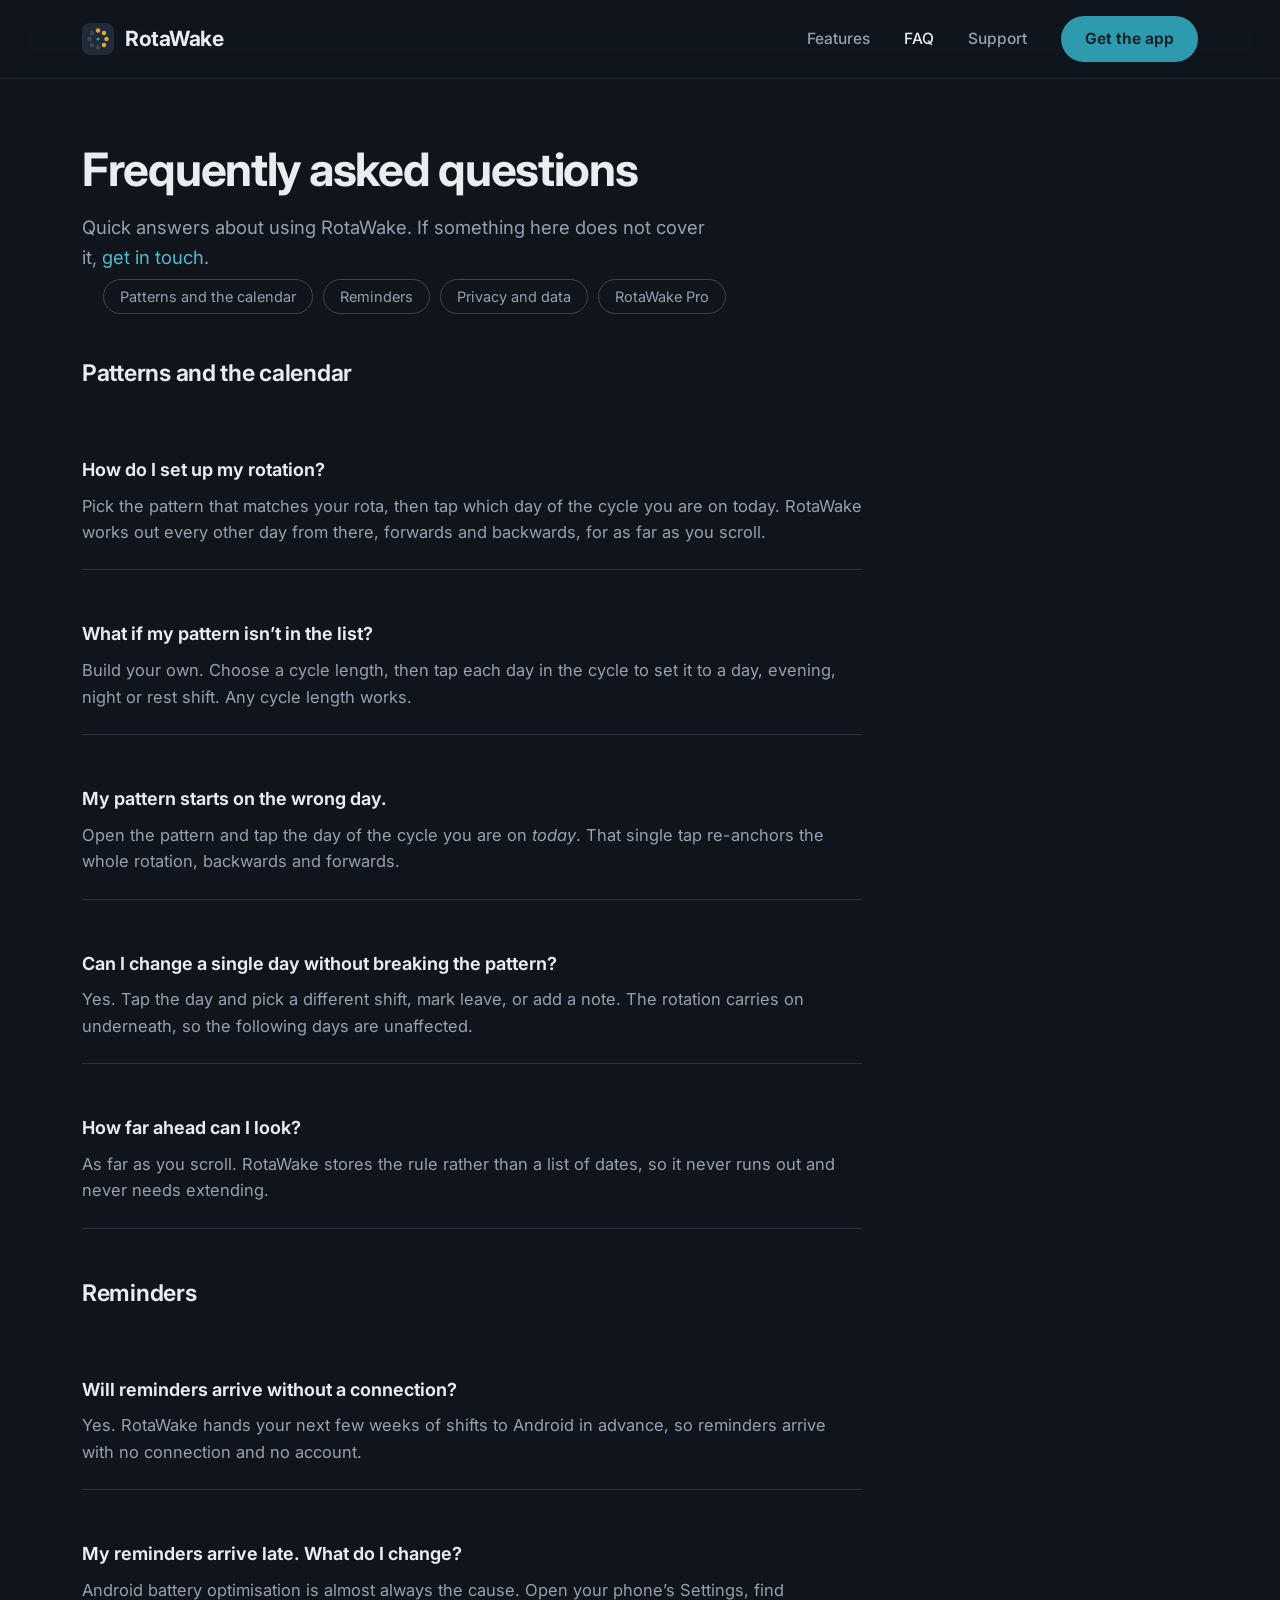
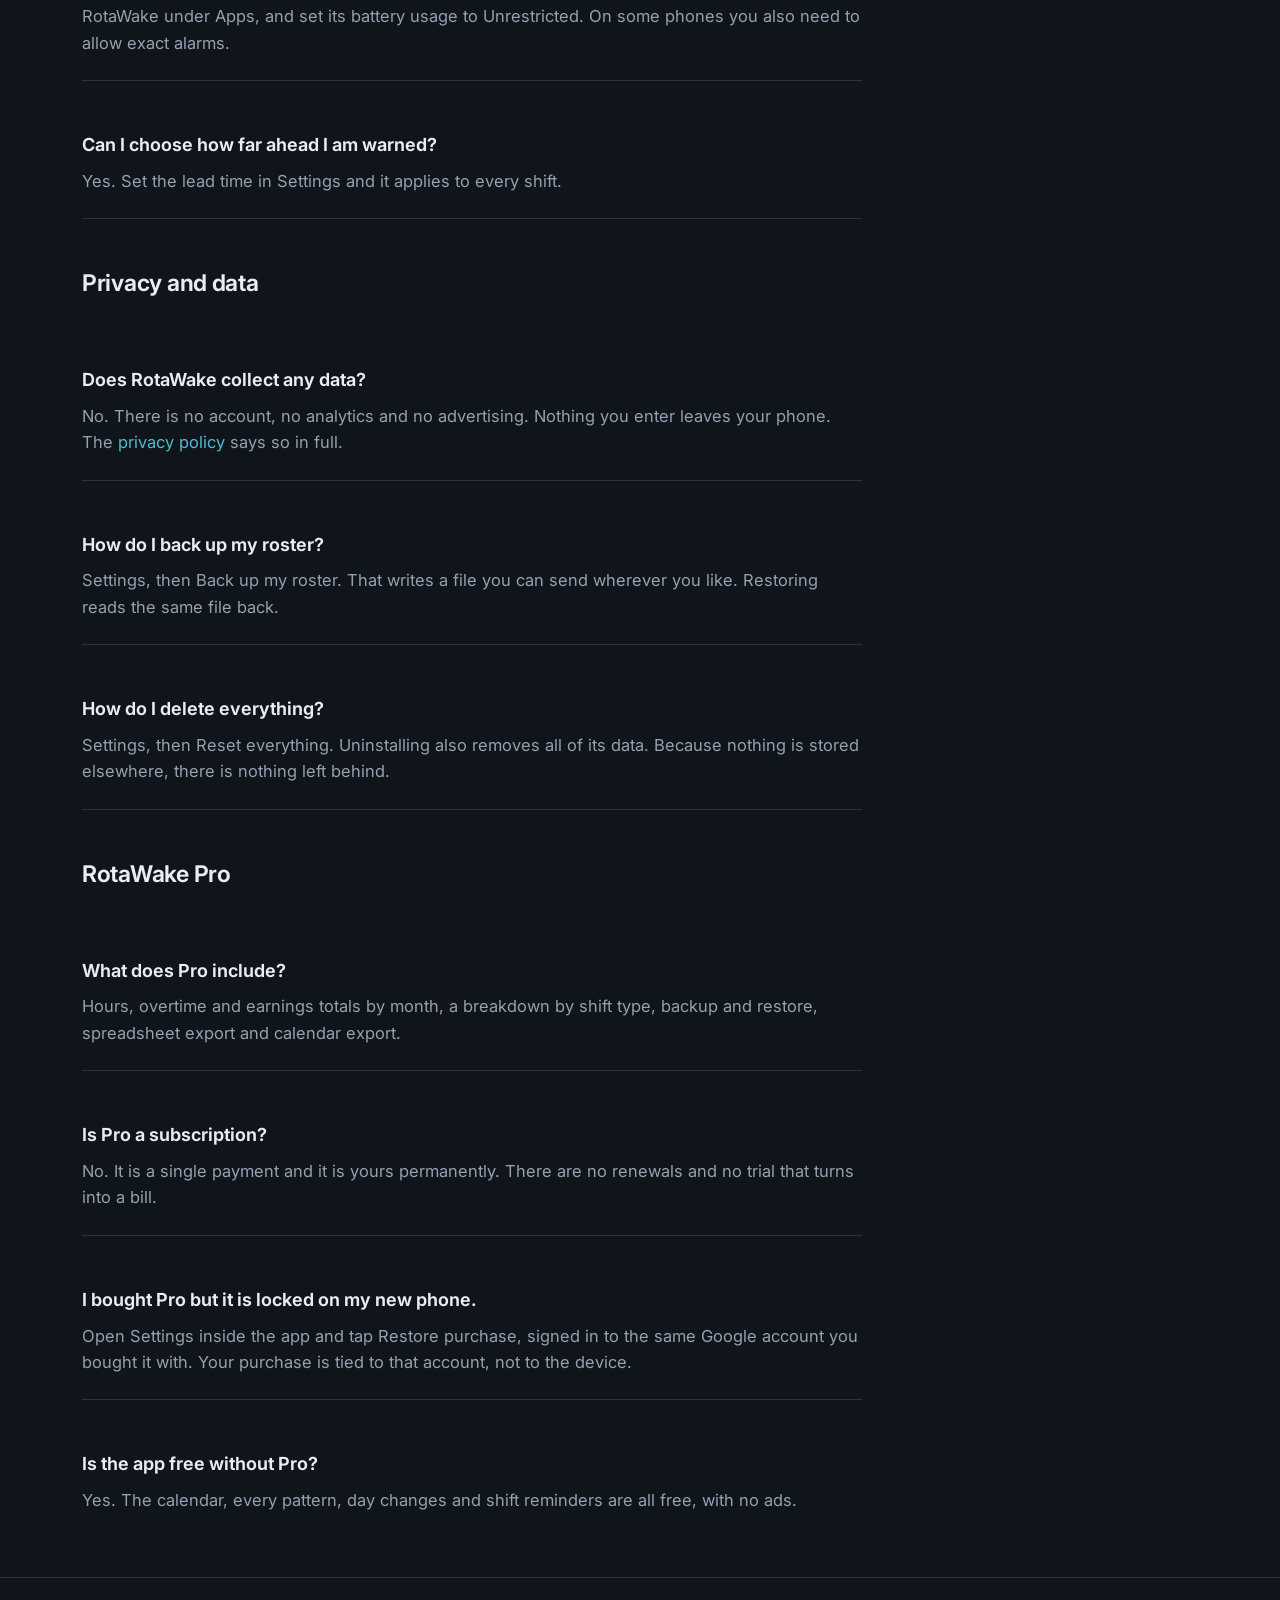
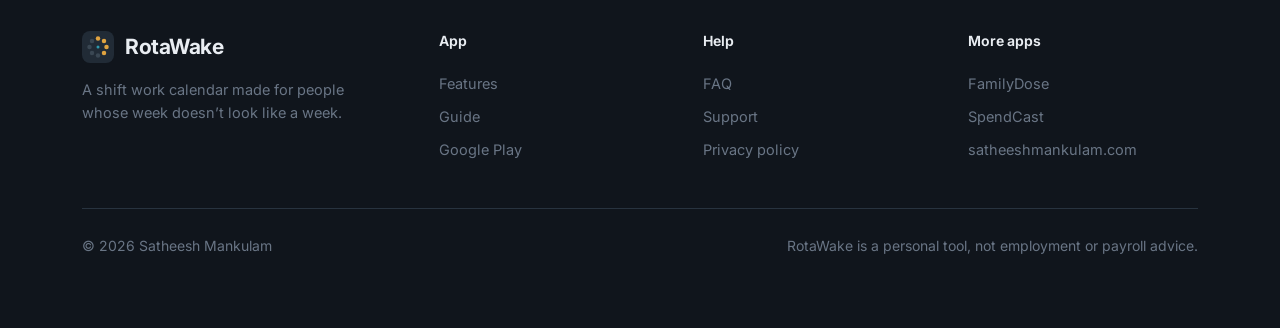
<file: faq/index.html>
<!doctype html>
<html lang="en">
<head>
<meta charset="UTF-8" />
<meta name="viewport" content="width=device-width, initial-scale=1" />
<title>FAQ — RotaWake</title>
<meta name="description" content="Answers about RotaWake: setting up a rotation, late reminders, offline use, backups, and what RotaWake Pro includes." />
<meta name="theme-color" content="#10151C" />
<link rel="canonical" href="https://rotawake.netlify.app/faq/" />
<link rel="icon" href="/assets/favicon.svg" type="image/svg+xml" />
<link rel="icon" href="/assets/favicon-32.png" sizes="32x32" type="image/png" />
<link rel="apple-touch-icon" href="/assets/apple-touch-icon.png" />
<meta property="og:title" content="FAQ — RotaWake" />
<meta property="og:description" content="Answers about RotaWake: setting up a rotation, late reminders, offline use, backups, and what RotaWake Pro includes." />
<meta property="og:type" content="website" />
<meta property="og:url" content="https://rotawake.netlify.app/faq/" />
<meta property="og:image" content="https://rotawake.netlify.app/assets/og-image.png" />
<meta name="twitter:card" content="summary_large_image" />
<link rel="preconnect" href="https://fonts.googleapis.com" />
<link rel="preconnect" href="https://fonts.gstatic.com" crossorigin />
<link href="https://fonts.googleapis.com/css2?family=Inter:wght@400;500;600;700&display=swap" rel="stylesheet" />
<script type="application/ld+json">{"@context": "https://schema.org", "@type": "FAQPage", "mainEntity": [{"@type": "Question", "name": "How do I set up my rotation?", "acceptedAnswer": {"@type": "Answer", "text": "Pick the pattern that matches your rota, then tap which day of the cycle you are on today. RotaWake works out every other day from there, forwards and backwards, for as far as you scroll."}}, {"@type": "Question", "name": "What if my pattern isn't in the list?", "acceptedAnswer": {"@type": "Answer", "text": "Build your own. Choose a cycle length, then tap each day in the cycle to set it to a day, evening, night or rest shift. Any cycle length works."}}, {"@type": "Question", "name": "My pattern starts on the wrong day.", "acceptedAnswer": {"@type": "Answer", "text": "Open the pattern and tap the day of the cycle you are on today. That single tap re-anchors the whole rotation, backwards and forwards."}}, {"@type": "Question", "name": "Can I change a single day without breaking the pattern?", "acceptedAnswer": {"@type": "Answer", "text": "Yes. Tap the day and pick a different shift, mark leave, or add a note. The rotation carries on underneath, so the following days are unaffected."}}, {"@type": "Question", "name": "How far ahead can I look?", "acceptedAnswer": {"@type": "Answer", "text": "As far as you scroll. RotaWake stores the rule rather than a list of dates, so it never runs out and never needs extending."}}, {"@type": "Question", "name": "Will reminders arrive without a connection?", "acceptedAnswer": {"@type": "Answer", "text": "Yes. RotaWake hands your next few weeks of shifts to Android in advance, so reminders arrive with no connection and no account."}}, {"@type": "Question", "name": "My reminders arrive late. What do I change?", "acceptedAnswer": {"@type": "Answer", "text": "Android battery optimisation is almost always the cause. Open your phone's Settings, find RotaWake under Apps, and set its battery usage to Unrestricted. On some phones you also need to allow exact alarms."}}, {"@type": "Question", "name": "Can I choose how far ahead I am warned?", "acceptedAnswer": {"@type": "Answer", "text": "Yes. Set the lead time in Settings and it applies to every shift."}}, {"@type": "Question", "name": "Does RotaWake collect any data?", "acceptedAnswer": {"@type": "Answer", "text": "No. There is no account, no analytics and no advertising. Nothing you enter leaves your phone. The privacy policy says so in full."}}, {"@type": "Question", "name": "How do I back up my roster?", "acceptedAnswer": {"@type": "Answer", "text": "Settings, then Back up my roster. That writes a file you can send wherever you like. Restoring reads the same file back."}}, {"@type": "Question", "name": "How do I delete everything?", "acceptedAnswer": {"@type": "Answer", "text": "Settings, then Reset everything. Uninstalling also removes all of its data. Because nothing is stored elsewhere, there is nothing left behind."}}, {"@type": "Question", "name": "What does Pro include?", "acceptedAnswer": {"@type": "Answer", "text": "Hours, overtime and earnings totals by month, a breakdown by shift type, backup and restore, spreadsheet export and calendar export."}}, {"@type": "Question", "name": "Is Pro a subscription?", "acceptedAnswer": {"@type": "Answer", "text": "No. It is a single payment and it is yours permanently. There are no renewals and no trial that turns into a bill."}}, {"@type": "Question", "name": "I bought Pro but it is locked on my new phone.", "acceptedAnswer": {"@type": "Answer", "text": "Open Settings inside the app and tap Restore purchase, signed in to the same Google account you bought it with. Your purchase is tied to that account, not to the device."}}, {"@type": "Question", "name": "Is the app free without Pro?", "acceptedAnswer": {"@type": "Answer", "text": "Yes. The calendar, every pattern, day changes and shift reminders are all free, with no ads."}}]}</script>
<style>
:root{color-scheme:dark;
 /* theme object T from App.jsx */
 --bg:#10151C;--card:#182029;--card2:#212B36;--line:#28333F;--line-s:#3A4753;
 --ink:#E9EDF2;--dim:#95A1B0;--mute:#697585;--teal:#2E9AAE;--teal-l:#4FBDD0;
 /* PALETTE */
 --amber:#E0A340;--violet:#5B6BD6;--eve:#2A9C8C;--green:#4E9455}
*{margin:0;padding:0;box-sizing:border-box;-webkit-tap-highlight-color:transparent}
html{scroll-behavior:smooth}
body{background:var(--bg);color:var(--ink);line-height:1.6;
 font-family:Inter,system-ui,-apple-system,"Segoe UI",Roboto,sans-serif;-webkit-font-smoothing:antialiased}
.wrap{max-width:1180px;margin:0 auto;padding:0 32px}
a{color:var(--teal-l);text-decoration:none}
.skip{position:absolute;left:-9999px}
.skip:focus{left:16px;top:12px;z-index:99;background:var(--teal);color:#042029;
 padding:10px 18px;border-radius:8px}

.hdr{position:sticky;top:0;z-index:50;background:rgba(16,21,28,.86);
 backdrop-filter:blur(14px);border-bottom:1px solid rgba(40,51,63,.7)}
.hdr-in{display:flex;align-items:center;justify-content:space-between;height:78px}
.brand{display:flex;align-items:center;gap:11px}
.brand span{font-size:21px;font-weight:700;color:var(--ink);letter-spacing:-.02em}
.nav{display:flex;align-items:center;gap:34px}
.nav a{color:var(--dim);font-size:15.5px;font-weight:500}
.nav a:hover,.nav a[aria-current]{color:var(--ink)}
.pill,.nav a.pill{background:var(--teal);color:#042029;font-weight:650;font-size:15.5px;
 padding:11px 24px;border-radius:999px}
.pill:hover,.nav a.pill:hover{background:var(--teal-l);color:#042029}
.menu{display:none}
.menu summary{list-style:none;cursor:pointer;color:var(--dim);font-size:15px;
 border:1px solid var(--line-s);border-radius:999px;padding:9px 18px}
.menu summary::-webkit-details-marker{display:none}
.menu-p{position:absolute;right:32px;margin-top:12px;background:var(--card);
 border:1px solid var(--line);border-radius:14px;padding:10px;min-width:190px;
 display:flex;flex-direction:column;box-shadow:0 18px 44px rgba(0,0,0,.6)}
.menu-p a{color:var(--dim);padding:11px 14px;border-radius:9px;font-size:15.5px}

.hero{display:grid;grid-template-columns:1fr 408px;gap:44px;align-items:center;padding:74px 0 90px}
.hero h1{font-size:clamp(38px,4.6vw,54px);font-weight:700;line-height:1.08;
 letter-spacing:-.033em;margin-bottom:24px}
.hero .lede{color:var(--dim);font-size:19px;line-height:1.62;max-width:500px;margin-bottom:34px}
.badge{display:inline-flex;align-items:center;gap:13px;background:#000;border:1px solid #2E3845;
 border-radius:10px;padding:11px 22px 11px 18px}
.badge .bt{display:block;color:#fff;font-size:10.5px;letter-spacing:.09em;line-height:1.3}
.badge .bb{display:block;color:#fff;font-size:19px;font-weight:600;line-height:1.15;letter-spacing:-.01em}
.chips{display:flex;gap:10px;flex-wrap:wrap;margin-top:26px}
.chips span{border:1px solid var(--line-s);color:var(--dim);border-radius:999px;
 padding:7px 16px;font-size:14.5px}

section{padding-bottom:96px}
h2{font-size:clamp(28px,3.4vw,38px);font-weight:700;letter-spacing:-.025em;margin-bottom:14px}
.sub{color:var(--dim);font-size:17.5px;max-width:620px;margin-bottom:40px}
.feat{display:grid;gap:26px;grid-template-columns:repeat(auto-fit,minmax(320px,1fr))}
.fblock h3{font-size:20px;font-weight:650;margin-bottom:10px;display:flex;align-items:center;gap:11px}
.fblock p{color:var(--dim);font-size:16px}
.dot{width:10px;height:10px;border-radius:50%;flex:none}
.strip{display:grid;grid-auto-flow:column;grid-auto-columns:218px;gap:18px;
 overflow-x:auto;padding-bottom:12px;scrollbar-width:thin}
.strip figure{margin:0}
.strip img{width:100%;height:auto;border-radius:16px;border:1px solid var(--line);display:block}
.strip figcaption{color:var(--mute);font-size:14px;margin-top:10px;text-align:center}
.band{background:linear-gradient(145deg,#15202B,#121A23);border:1px solid var(--line);
 border-radius:22px;padding:56px 40px;margin-bottom:96px}
.band h2{text-align:center}
.band .sub{margin:0 auto 34px;text-align:center}
.pts{display:grid;gap:16px;grid-template-columns:repeat(auto-fit,minmax(230px,1fr))}
.pt{background:var(--bg);border:1px solid var(--line);border-radius:14px;padding:20px 22px}
.pt b{display:block;font-size:16px;font-weight:650;margin-bottom:6px}
.pt span{color:var(--dim);font-size:15px}
.steps{display:grid;gap:18px;grid-template-columns:repeat(auto-fit,minmax(240px,1fr));counter-reset:s}
.step{background:var(--card);border:1px solid var(--line);border-radius:16px;padding:24px}
.step b{display:flex;align-items:center;justify-content:center;width:32px;height:32px;
 border-radius:999px;background:rgba(46,154,174,.18);color:var(--teal);font-size:15px;
 margin-bottom:14px}
.step p{color:var(--dim);font-size:15.5px}
.qa{border-bottom:1px solid var(--line);padding:24px 0}
.qa:last-child{border-bottom:none}
.qa h3{color:var(--ink);font-size:18px;font-weight:650;margin-bottom:9px}
.qa p{color:var(--dim);font-size:16.5px}
.dev{display:grid;grid-template-columns:auto 1fr;gap:28px;align-items:start;
 background:var(--card);border:1px solid var(--line);border-radius:20px;padding:36px}
.dev-mark{width:72px;height:72px;border-radius:20px;background:var(--card2);
 display:flex;align-items:center;justify-content:center;font-size:27px;font-weight:700;
 color:var(--teal);flex:none}
.dev h2{font-size:27px;margin-bottom:12px}
.dev p{color:var(--dim);font-size:16.5px;margin-bottom:12px}
.dev-links{display:flex;gap:22px;flex-wrap:wrap;margin-top:6px}
.apps{display:grid;gap:14px;grid-template-columns:repeat(auto-fit,minmax(204px,1fr))}
.app{display:flex;align-items:center;gap:14px;background:var(--card);border:1px solid var(--line);
 border-radius:14px;padding:18px 20px}
.app .ic{width:40px;height:40px;border-radius:11px;background:var(--card2);flex:none;
 display:flex;align-items:center;justify-content:center;font-weight:700;color:var(--teal);font-size:16px}
.app b{display:block;font-size:16px;font-weight:650}
.app span{color:var(--mute);font-size:14.5px}
.app.self{border-color:var(--teal)}
.close-cta{text-align:center;padding:62px 40px;background:linear-gradient(145deg,#15202B,#121A23);
 border:1px solid var(--line);border-radius:22px;margin-bottom:96px}
.close-cta h2{margin-bottom:12px}
.close-cta p{color:var(--dim);font-size:17.5px;margin-bottom:30px}

.page{padding:64px 0 20px;max-width:780px}
.page h1{font-size:clamp(32px,4.4vw,46px);font-weight:700;letter-spacing:-.028em;
 line-height:1.14;margin-bottom:18px}
.page .lede{color:var(--dim);font-size:18.5px;max-width:640px}
.page h2{font-size:23px;font-weight:650;margin:46px 0 14px;letter-spacing:-.012em;
 scroll-margin-top:96px}
.page h3{font-size:18px;font-weight:650;margin:26px 0 8px}
.page p,.page li{color:var(--dim);font-size:16.5px}
.page ul{padding-left:21px;margin-top:10px}.page li{margin-bottom:9px}
.jump{display:flex;flex-wrap:wrap;gap:10px;margin:28px 0 8px;padding:0;list-style:none}
.jump li{margin:0}
.jump a{border:1px solid var(--line-s);border-radius:999px;padding:8px 16px;
 font-size:14.5px;color:var(--dim)}
.jump a:hover{color:var(--ink);border-color:var(--teal)}
.updated{color:var(--mute);font-size:14.5px;margin-bottom:28px;line-height:1.65}
.updated code{background:var(--card);border:1px solid var(--line);border-radius:5px;padding:2px 7px;font-size:13px;color:var(--dim);font-family:ui-monospace,SFMono-Regular,Menlo,monospace}
code{background:var(--card);border:1px solid var(--line);border-radius:5px;padding:2px 6px;font-size:14px;color:var(--dim)}
.callout{background:var(--card);border:1px solid var(--line);border-radius:14px;
 padding:22px 24px;margin:28px 0}
.callout p{color:var(--ink);margin:0}

footer{border-top:1px solid var(--line);padding:52px 0 70px;margin-top:20px}
.ft-top{display:grid;grid-template-columns:1.4fr 1fr 1fr 1fr;gap:34px;margin-bottom:42px}
.ft-tag{color:var(--mute);font-size:14.5px;margin-top:14px;max-width:270px}
.ft-col b{display:block;font-size:14px;font-weight:650;color:var(--ink);margin-bottom:14px}
.ft-col a{display:block;color:var(--mute);font-size:14.5px;padding:5px 0}
.ft-col a:hover{color:var(--dim)}
.ft-bot{border-top:1px solid var(--line);padding-top:26px;color:var(--mute);font-size:14px;
 display:flex;flex-wrap:wrap;gap:10px 24px;justify-content:space-between}

@media (max-width:900px){
 .wrap{padding:0 22px}
 .hero{grid-template-columns:1fr;gap:48px;padding:56px 0 72px;text-align:center}
 .hero .lede{margin-left:auto;margin-right:auto}
 .chips{justify-content:center}
 .stage{width:min(408px,100%);margin:0 auto}
 .phone{width:100%}.popout{left:-8px;right:-8px}
 .nav{display:none}.menu{display:block}
 .band,.close-cta{padding:44px 24px}
 .dev{grid-template-columns:1fr;padding:28px}
 .ft-top{grid-template-columns:1fr 1fr;gap:28px}
 section{padding-bottom:72px}
}

.stage{position:relative;flex:none;width:408px}
.phone{width:408px;border:9px solid #202A36;border-radius:40px;overflow:hidden;
 box-shadow:0 34px 80px rgba(0,0,0,.6);background:var(--bg)}
.phone img{display:block;width:100%;height:auto}
.popout{position:absolute;top:126px;left:-16px;right:-16px;background:var(--card);
 border:2px solid var(--teal);border-radius:18px;padding:18px 20px;
 box-shadow:0 22px 55px rgba(0,0,0,.70)}
.po-l{font-size:13px;color:var(--mute);margin-bottom:8px}
.po-r{display:flex;align-items:center;gap:12px}
.po-c{width:42px;height:42px;border-radius:7px;display:flex;align-items:center;
 justify-content:center;font-size:19px;font-weight:500;flex:none}
.po-t{font-size:19px;font-weight:500}
.po-s{font-size:15px;color:var(--dim);margin-top:8px}

/* Grid items default to min-width:auto, which lets the 408px phone hold the
   column open below 408px. An explicit floor lets it shrink. */
.hero>*{min-width:0}
/* Repeated after the phone rules above, because these must win on mobile. */
@media (max-width:900px){
 .stage{width:100%;max-width:408px;margin:0 auto;min-width:0}
 .phone{width:100%;max-width:100%}
 .popout{left:0;right:0}
}
</style>
</head>
<body>
<a class="skip" href="#main">Skip to content</a>
<div class="hdr"><div class="wrap"><div class="hdr-in">
  <a class="brand" href="/"><svg width="32" height="32" viewBox="0 0 64 64" aria-hidden="true">
<rect width="64" height="64" rx="16" fill="#212B36"/>
<circle cx="32" cy="15" r="4.5" fill="#E0A340"/><circle cx="44.02" cy="19.98" r="4.5" fill="#E0A340"/>
<circle cx="49" cy="32" r="4.5" fill="#E0A340"/><circle cx="44.02" cy="44.02" r="4.5" fill="#E0A340"/>
<circle cx="32" cy="49" r="4.5" fill="#3A4753"/><circle cx="19.98" cy="44.02" r="4.5" fill="#3A4753"/>
<circle cx="15" cy="32" r="4.5" fill="#3A4753"/><circle cx="19.98" cy="19.98" r="4.5" fill="#3A4753"/>
<circle cx="32" cy="32" r="3" fill="#2E9AAE"/></svg><span>RotaWake</span></a>
  <nav class="nav"><a href="/#features">Features</a><a href="/faq/" aria-current='page'>FAQ</a><a href="/support/">Support</a><a class="pill" href="https://play.google.com/store/apps/details?id=com.satheesh.roster">Get the app</a></nav>
  <details class="menu"><summary>Menu</summary><div class="menu-p"><a href="/#features">Features</a><a href="/faq/">FAQ</a><a href="/support/">Support</a>
    <a href="/privacy/">Privacy</a><a href="https://play.google.com/store/apps/details?id=com.satheesh.roster">Get the app</a></div></details>
</div></div></div>
<main id="main"><div class="wrap">
<div class="page"><h1>Frequently asked questions</h1><p class="lede">Quick answers about using RotaWake. If something here does not cover it, <a href="/support/">get in touch</a>.</p><ul class="jump"><li><a href="#patterns">Patterns and the calendar</a></li><li><a href="#reminders">Reminders</a></li><li><a href="#privacy">Privacy and data</a></li><li><a href="#pro">RotaWake Pro</a></li></ul><h2 id="patterns">Patterns and the calendar</h2><div class="qa"><h3>How do I set up my rotation?</h3><p>Pick the pattern that matches your rota, then tap which day of the cycle you are on today. RotaWake works out every other day from there, forwards and backwards, for as far as you scroll.</p></div><div class="qa"><h3>What if my pattern isn&rsquo;t in the list?</h3><p>Build your own. Choose a cycle length, then tap each day in the cycle to set it to a day, evening, night or rest shift. Any cycle length works.</p></div><div class="qa"><h3>My pattern starts on the wrong day.</h3><p>Open the pattern and tap the day of the cycle you are on <i>today</i>. That single tap re-anchors the whole rotation, backwards and forwards.</p></div><div class="qa"><h3>Can I change a single day without breaking the pattern?</h3><p>Yes. Tap the day and pick a different shift, mark leave, or add a note. The rotation carries on underneath, so the following days are unaffected.</p></div><div class="qa"><h3>How far ahead can I look?</h3><p>As far as you scroll. RotaWake stores the rule rather than a list of dates, so it never runs out and never needs extending.</p></div><h2 id="reminders">Reminders</h2><div class="qa"><h3>Will reminders arrive without a connection?</h3><p>Yes. RotaWake hands your next few weeks of shifts to Android in advance, so reminders arrive with no connection and no account.</p></div><div class="qa"><h3>My reminders arrive late. What do I change?</h3><p>Android battery optimisation is almost always the cause. Open your phone&rsquo;s Settings, find RotaWake under Apps, and set its battery usage to Unrestricted. On some phones you also need to allow exact alarms.</p></div><div class="qa"><h3>Can I choose how far ahead I am warned?</h3><p>Yes. Set the lead time in Settings and it applies to every shift.</p></div><h2 id="privacy">Privacy and data</h2><div class="qa"><h3>Does RotaWake collect any data?</h3><p>No. There is no account, no analytics and no advertising. Nothing you enter leaves your phone. The <a href="/privacy/">privacy policy</a> says so in full.</p></div><div class="qa"><h3>How do I back up my roster?</h3><p>Settings, then Back up my roster. That writes a file you can send wherever you like. Restoring reads the same file back.</p></div><div class="qa"><h3>How do I delete everything?</h3><p>Settings, then Reset everything. Uninstalling also removes all of its data. Because nothing is stored elsewhere, there is nothing left behind.</p></div><h2 id="pro">RotaWake Pro</h2><div class="qa"><h3>What does Pro include?</h3><p>Hours, overtime and earnings totals by month, a breakdown by shift type, backup and restore, spreadsheet export and calendar export.</p></div><div class="qa"><h3>Is Pro a subscription?</h3><p>No. It is a single payment and it is yours permanently. There are no renewals and no trial that turns into a bill.</p></div><div class="qa"><h3>I bought Pro but it is locked on my new phone.</h3><p>Open Settings inside the app and tap Restore purchase, signed in to the same Google account you bought it with. Your purchase is tied to that account, not to the device.</p></div><div class="qa"><h3>Is the app free without Pro?</h3><p>Yes. The calendar, every pattern, day changes and shift reminders are all free, with no ads.</p></div></div>
</div></main>
<footer><div class="wrap">
<div class="ft-top">
  <div><div class="brand"><svg width="32" height="32" viewBox="0 0 64 64" aria-hidden="true">
<rect width="64" height="64" rx="16" fill="#212B36"/>
<circle cx="32" cy="15" r="4.5" fill="#E0A340"/><circle cx="44.02" cy="19.98" r="4.5" fill="#E0A340"/>
<circle cx="49" cy="32" r="4.5" fill="#E0A340"/><circle cx="44.02" cy="44.02" r="4.5" fill="#E0A340"/>
<circle cx="32" cy="49" r="4.5" fill="#3A4753"/><circle cx="19.98" cy="44.02" r="4.5" fill="#3A4753"/>
<circle cx="15" cy="32" r="4.5" fill="#3A4753"/><circle cx="19.98" cy="19.98" r="4.5" fill="#3A4753"/>
<circle cx="32" cy="32" r="3" fill="#2E9AAE"/></svg><span>RotaWake</span></div>
    <p class="ft-tag">A shift work calendar made for people whose week doesn&rsquo;t look like a week.</p></div>
  <div class="ft-col"><b>App</b><a href="/#features">Features</a>
    <a href="/4-on-4-off-shift-calendar-app/">Guide</a><a href="https://play.google.com/store/apps/details?id=com.satheesh.roster">Google Play</a></div>
  <div class="ft-col"><b>Help</b><a href="/faq/">FAQ</a><a href="/support/">Support</a>
    <a href="/privacy/">Privacy policy</a></div>
  <div class="ft-col"><b>More apps</b><a href="https://play.google.com/store/apps/details?id=com.familydose.app">FamilyDose</a><a href="https://play.google.com/store/apps/details?id=com.satheesh.spendcast">SpendCast</a><a href="https://satheeshmankulam.com">satheeshmankulam.com</a></div>
</div>
<div class="ft-bot"><span>&copy; 2026 Satheesh Mankulam</span>
<span>RotaWake is a personal tool, not employment or payroll advice.</span></div>
</div></footer>
</body></html>
</file>
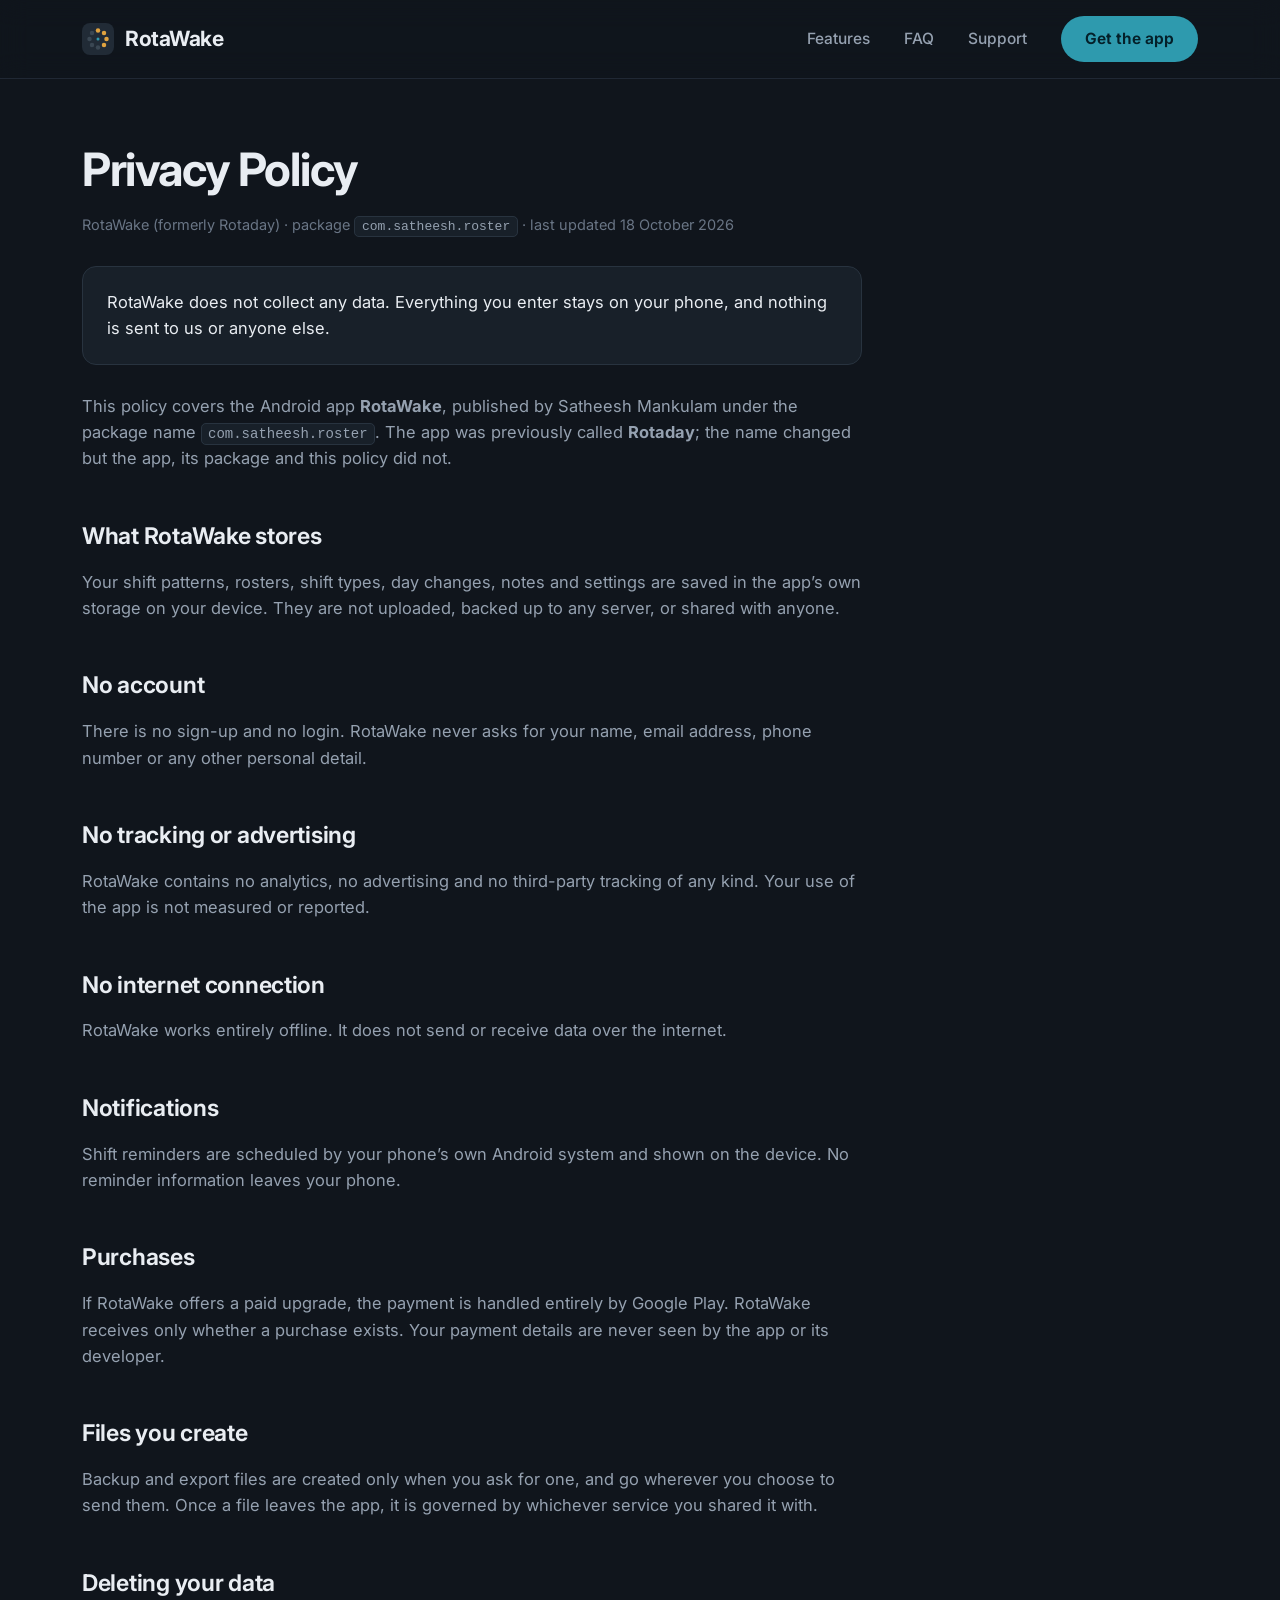
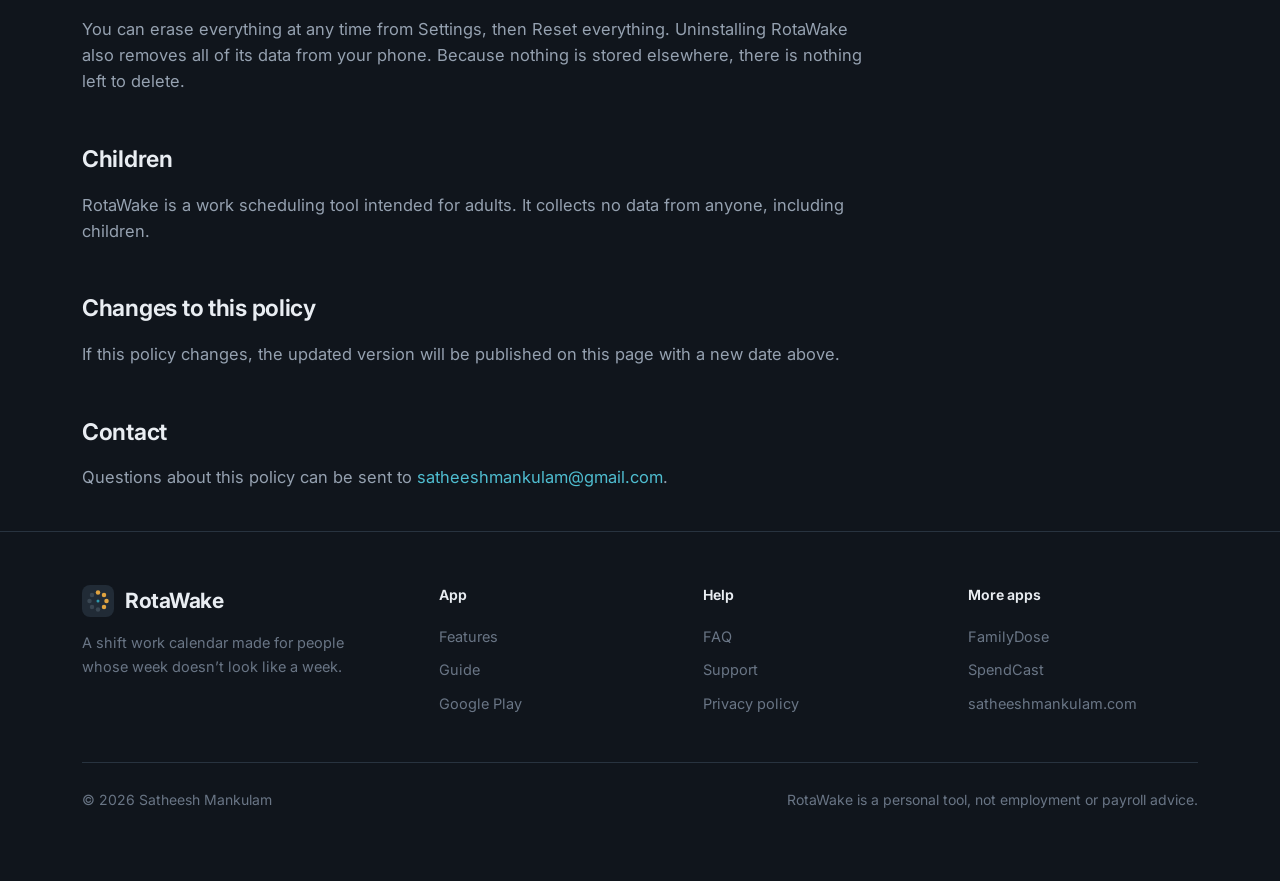
<file: privacy/index.html>
<!doctype html>
<html lang="en">
<head>
<meta charset="UTF-8" />
<meta name="viewport" content="width=device-width, initial-scale=1" />
<title>Privacy Policy — RotaWake</title>
<meta name="description" content="RotaWake stores everything on your phone. No account, no tracking, no data sent anywhere." />
<meta name="theme-color" content="#10151C" />
<link rel="canonical" href="https://rotawake.netlify.app/privacy/" />
<link rel="icon" href="/assets/favicon.svg" type="image/svg+xml" />
<link rel="icon" href="/assets/favicon-32.png" sizes="32x32" type="image/png" />
<link rel="apple-touch-icon" href="/assets/apple-touch-icon.png" />
<meta property="og:title" content="Privacy Policy — RotaWake" />
<meta property="og:description" content="RotaWake stores everything on your phone. No account, no tracking, no data sent anywhere." />
<meta property="og:type" content="website" />
<meta property="og:url" content="https://rotawake.netlify.app/privacy/" />
<meta property="og:image" content="https://rotawake.netlify.app/assets/og-image.png" />
<meta name="twitter:card" content="summary_large_image" />
<link rel="preconnect" href="https://fonts.googleapis.com" />
<link rel="preconnect" href="https://fonts.gstatic.com" crossorigin />
<link href="https://fonts.googleapis.com/css2?family=Inter:wght@400;500;600;700&display=swap" rel="stylesheet" />

<style>
:root{color-scheme:dark;
 /* theme object T from App.jsx */
 --bg:#10151C;--card:#182029;--card2:#212B36;--line:#28333F;--line-s:#3A4753;
 --ink:#E9EDF2;--dim:#95A1B0;--mute:#697585;--teal:#2E9AAE;--teal-l:#4FBDD0;
 /* PALETTE */
 --amber:#E0A340;--violet:#5B6BD6;--eve:#2A9C8C;--green:#4E9455}
*{margin:0;padding:0;box-sizing:border-box;-webkit-tap-highlight-color:transparent}
html{scroll-behavior:smooth}
body{background:var(--bg);color:var(--ink);line-height:1.6;
 font-family:Inter,system-ui,-apple-system,"Segoe UI",Roboto,sans-serif;-webkit-font-smoothing:antialiased}
.wrap{max-width:1180px;margin:0 auto;padding:0 32px}
a{color:var(--teal-l);text-decoration:none}
.skip{position:absolute;left:-9999px}
.skip:focus{left:16px;top:12px;z-index:99;background:var(--teal);color:#042029;
 padding:10px 18px;border-radius:8px}

.hdr{position:sticky;top:0;z-index:50;background:rgba(16,21,28,.86);
 backdrop-filter:blur(14px);border-bottom:1px solid rgba(40,51,63,.7)}
.hdr-in{display:flex;align-items:center;justify-content:space-between;height:78px}
.brand{display:flex;align-items:center;gap:11px}
.brand span{font-size:21px;font-weight:700;color:var(--ink);letter-spacing:-.02em}
.nav{display:flex;align-items:center;gap:34px}
.nav a{color:var(--dim);font-size:15.5px;font-weight:500}
.nav a:hover,.nav a[aria-current]{color:var(--ink)}
.pill,.nav a.pill{background:var(--teal);color:#042029;font-weight:650;font-size:15.5px;
 padding:11px 24px;border-radius:999px}
.pill:hover,.nav a.pill:hover{background:var(--teal-l);color:#042029}
.menu{display:none}
.menu summary{list-style:none;cursor:pointer;color:var(--dim);font-size:15px;
 border:1px solid var(--line-s);border-radius:999px;padding:9px 18px}
.menu summary::-webkit-details-marker{display:none}
.menu-p{position:absolute;right:32px;margin-top:12px;background:var(--card);
 border:1px solid var(--line);border-radius:14px;padding:10px;min-width:190px;
 display:flex;flex-direction:column;box-shadow:0 18px 44px rgba(0,0,0,.6)}
.menu-p a{color:var(--dim);padding:11px 14px;border-radius:9px;font-size:15.5px}

.hero{display:grid;grid-template-columns:1fr 408px;gap:44px;align-items:center;padding:74px 0 90px}
.hero h1{font-size:clamp(38px,4.6vw,54px);font-weight:700;line-height:1.08;
 letter-spacing:-.033em;margin-bottom:24px}
.hero .lede{color:var(--dim);font-size:19px;line-height:1.62;max-width:500px;margin-bottom:34px}
.badge{display:inline-flex;align-items:center;gap:13px;background:#000;border:1px solid #2E3845;
 border-radius:10px;padding:11px 22px 11px 18px}
.badge .bt{display:block;color:#fff;font-size:10.5px;letter-spacing:.09em;line-height:1.3}
.badge .bb{display:block;color:#fff;font-size:19px;font-weight:600;line-height:1.15;letter-spacing:-.01em}
.chips{display:flex;gap:10px;flex-wrap:wrap;margin-top:26px}
.chips span{border:1px solid var(--line-s);color:var(--dim);border-radius:999px;
 padding:7px 16px;font-size:14.5px}

section{padding-bottom:96px}
h2{font-size:clamp(28px,3.4vw,38px);font-weight:700;letter-spacing:-.025em;margin-bottom:14px}
.sub{color:var(--dim);font-size:17.5px;max-width:620px;margin-bottom:40px}
.feat{display:grid;gap:26px;grid-template-columns:repeat(auto-fit,minmax(320px,1fr))}
.fblock h3{font-size:20px;font-weight:650;margin-bottom:10px;display:flex;align-items:center;gap:11px}
.fblock p{color:var(--dim);font-size:16px}
.dot{width:10px;height:10px;border-radius:50%;flex:none}
.strip{display:grid;grid-auto-flow:column;grid-auto-columns:218px;gap:18px;
 overflow-x:auto;padding-bottom:12px;scrollbar-width:thin}
.strip figure{margin:0}
.strip img{width:100%;height:auto;border-radius:16px;border:1px solid var(--line);display:block}
.strip figcaption{color:var(--mute);font-size:14px;margin-top:10px;text-align:center}
.band{background:linear-gradient(145deg,#15202B,#121A23);border:1px solid var(--line);
 border-radius:22px;padding:56px 40px;margin-bottom:96px}
.band h2{text-align:center}
.band .sub{margin:0 auto 34px;text-align:center}
.pts{display:grid;gap:16px;grid-template-columns:repeat(auto-fit,minmax(230px,1fr))}
.pt{background:var(--bg);border:1px solid var(--line);border-radius:14px;padding:20px 22px}
.pt b{display:block;font-size:16px;font-weight:650;margin-bottom:6px}
.pt span{color:var(--dim);font-size:15px}
.steps{display:grid;gap:18px;grid-template-columns:repeat(auto-fit,minmax(240px,1fr));counter-reset:s}
.step{background:var(--card);border:1px solid var(--line);border-radius:16px;padding:24px}
.step b{display:flex;align-items:center;justify-content:center;width:32px;height:32px;
 border-radius:999px;background:rgba(46,154,174,.18);color:var(--teal);font-size:15px;
 margin-bottom:14px}
.step p{color:var(--dim);font-size:15.5px}
.qa{border-bottom:1px solid var(--line);padding:24px 0}
.qa:last-child{border-bottom:none}
.qa h3{color:var(--ink);font-size:18px;font-weight:650;margin-bottom:9px}
.qa p{color:var(--dim);font-size:16.5px}
.dev{display:grid;grid-template-columns:auto 1fr;gap:28px;align-items:start;
 background:var(--card);border:1px solid var(--line);border-radius:20px;padding:36px}
.dev-mark{width:72px;height:72px;border-radius:20px;background:var(--card2);
 display:flex;align-items:center;justify-content:center;font-size:27px;font-weight:700;
 color:var(--teal);flex:none}
.dev h2{font-size:27px;margin-bottom:12px}
.dev p{color:var(--dim);font-size:16.5px;margin-bottom:12px}
.dev-links{display:flex;gap:22px;flex-wrap:wrap;margin-top:6px}
.apps{display:grid;gap:14px;grid-template-columns:repeat(auto-fit,minmax(204px,1fr))}
.app{display:flex;align-items:center;gap:14px;background:var(--card);border:1px solid var(--line);
 border-radius:14px;padding:18px 20px}
.app .ic{width:40px;height:40px;border-radius:11px;background:var(--card2);flex:none;
 display:flex;align-items:center;justify-content:center;font-weight:700;color:var(--teal);font-size:16px}
.app b{display:block;font-size:16px;font-weight:650}
.app span{color:var(--mute);font-size:14.5px}
.app.self{border-color:var(--teal)}
.close-cta{text-align:center;padding:62px 40px;background:linear-gradient(145deg,#15202B,#121A23);
 border:1px solid var(--line);border-radius:22px;margin-bottom:96px}
.close-cta h2{margin-bottom:12px}
.close-cta p{color:var(--dim);font-size:17.5px;margin-bottom:30px}

.page{padding:64px 0 20px;max-width:780px}
.page h1{font-size:clamp(32px,4.4vw,46px);font-weight:700;letter-spacing:-.028em;
 line-height:1.14;margin-bottom:18px}
.page .lede{color:var(--dim);font-size:18.5px;max-width:640px}
.page h2{font-size:23px;font-weight:650;margin:46px 0 14px;letter-spacing:-.012em;
 scroll-margin-top:96px}
.page h3{font-size:18px;font-weight:650;margin:26px 0 8px}
.page p,.page li{color:var(--dim);font-size:16.5px}
.page ul{padding-left:21px;margin-top:10px}.page li{margin-bottom:9px}
.jump{display:flex;flex-wrap:wrap;gap:10px;margin:28px 0 8px;padding:0;list-style:none}
.jump li{margin:0}
.jump a{border:1px solid var(--line-s);border-radius:999px;padding:8px 16px;
 font-size:14.5px;color:var(--dim)}
.jump a:hover{color:var(--ink);border-color:var(--teal)}
.updated{color:var(--mute);font-size:14.5px;margin-bottom:28px;line-height:1.65}
.updated code{background:var(--card);border:1px solid var(--line);border-radius:5px;padding:2px 7px;font-size:13px;color:var(--dim);font-family:ui-monospace,SFMono-Regular,Menlo,monospace}
code{background:var(--card);border:1px solid var(--line);border-radius:5px;padding:2px 6px;font-size:14px;color:var(--dim)}
.callout{background:var(--card);border:1px solid var(--line);border-radius:14px;
 padding:22px 24px;margin:28px 0}
.callout p{color:var(--ink);margin:0}

footer{border-top:1px solid var(--line);padding:52px 0 70px;margin-top:20px}
.ft-top{display:grid;grid-template-columns:1.4fr 1fr 1fr 1fr;gap:34px;margin-bottom:42px}
.ft-tag{color:var(--mute);font-size:14.5px;margin-top:14px;max-width:270px}
.ft-col b{display:block;font-size:14px;font-weight:650;color:var(--ink);margin-bottom:14px}
.ft-col a{display:block;color:var(--mute);font-size:14.5px;padding:5px 0}
.ft-col a:hover{color:var(--dim)}
.ft-bot{border-top:1px solid var(--line);padding-top:26px;color:var(--mute);font-size:14px;
 display:flex;flex-wrap:wrap;gap:10px 24px;justify-content:space-between}

@media (max-width:900px){
 .wrap{padding:0 22px}
 .hero{grid-template-columns:1fr;gap:48px;padding:56px 0 72px;text-align:center}
 .hero .lede{margin-left:auto;margin-right:auto}
 .chips{justify-content:center}
 .stage{width:min(408px,100%);margin:0 auto}
 .phone{width:100%}.popout{left:-8px;right:-8px}
 .nav{display:none}.menu{display:block}
 .band,.close-cta{padding:44px 24px}
 .dev{grid-template-columns:1fr;padding:28px}
 .ft-top{grid-template-columns:1fr 1fr;gap:28px}
 section{padding-bottom:72px}
}

.stage{position:relative;flex:none;width:408px}
.phone{width:408px;border:9px solid #202A36;border-radius:40px;overflow:hidden;
 box-shadow:0 34px 80px rgba(0,0,0,.6);background:var(--bg)}
.phone img{display:block;width:100%;height:auto}
.popout{position:absolute;top:126px;left:-16px;right:-16px;background:var(--card);
 border:2px solid var(--teal);border-radius:18px;padding:18px 20px;
 box-shadow:0 22px 55px rgba(0,0,0,.70)}
.po-l{font-size:13px;color:var(--mute);margin-bottom:8px}
.po-r{display:flex;align-items:center;gap:12px}
.po-c{width:42px;height:42px;border-radius:7px;display:flex;align-items:center;
 justify-content:center;font-size:19px;font-weight:500;flex:none}
.po-t{font-size:19px;font-weight:500}
.po-s{font-size:15px;color:var(--dim);margin-top:8px}

/* Grid items default to min-width:auto, which lets the 408px phone hold the
   column open below 408px. An explicit floor lets it shrink. */
.hero>*{min-width:0}
/* Repeated after the phone rules above, because these must win on mobile. */
@media (max-width:900px){
 .stage{width:100%;max-width:408px;margin:0 auto;min-width:0}
 .phone{width:100%;max-width:100%}
 .popout{left:0;right:0}
}
</style>
</head>
<body>
<a class="skip" href="#main">Skip to content</a>
<div class="hdr"><div class="wrap"><div class="hdr-in">
  <a class="brand" href="/"><svg width="32" height="32" viewBox="0 0 64 64" aria-hidden="true">
<rect width="64" height="64" rx="16" fill="#212B36"/>
<circle cx="32" cy="15" r="4.5" fill="#E0A340"/><circle cx="44.02" cy="19.98" r="4.5" fill="#E0A340"/>
<circle cx="49" cy="32" r="4.5" fill="#E0A340"/><circle cx="44.02" cy="44.02" r="4.5" fill="#E0A340"/>
<circle cx="32" cy="49" r="4.5" fill="#3A4753"/><circle cx="19.98" cy="44.02" r="4.5" fill="#3A4753"/>
<circle cx="15" cy="32" r="4.5" fill="#3A4753"/><circle cx="19.98" cy="19.98" r="4.5" fill="#3A4753"/>
<circle cx="32" cy="32" r="3" fill="#2E9AAE"/></svg><span>RotaWake</span></a>
  <nav class="nav"><a href="/#features">Features</a><a href="/faq/">FAQ</a><a href="/support/">Support</a><a class="pill" href="https://play.google.com/store/apps/details?id=com.satheesh.roster">Get the app</a></nav>
  <details class="menu"><summary>Menu</summary><div class="menu-p"><a href="/#features">Features</a><a href="/faq/">FAQ</a><a href="/support/">Support</a>
    <a href="/privacy/">Privacy</a><a href="https://play.google.com/store/apps/details?id=com.satheesh.roster">Get the app</a></div></details>
</div></div></div>
<main id="main"><div class="wrap">
<div class="page"><h1>Privacy Policy</h1><div class="updated">RotaWake (formerly Rotaday) &middot; package <code>com.satheesh.roster</code> &middot; last updated 18 October 2026</div><div class="callout"><p>RotaWake does not collect any data. Everything you enter stays on your phone, and nothing is sent to us or anyone else.</p></div><p>This policy covers the Android app <b>RotaWake</b>, published by Satheesh Mankulam under the package name <code>com.satheesh.roster</code>. The app was previously called <b>Rotaday</b>; the name changed but the app, its package and this policy did not.</p><h2>What RotaWake stores</h2><p>Your shift patterns, rosters, shift types, day changes, notes and settings are saved in the app&rsquo;s own storage on your device. They are not uploaded, backed up to any server, or shared with anyone.</p><h2>No account</h2><p>There is no sign-up and no login. RotaWake never asks for your name, email address, phone number or any other personal detail.</p><h2>No tracking or advertising</h2><p>RotaWake contains no analytics, no advertising and no third-party tracking of any kind. Your use of the app is not measured or reported.</p><h2>No internet connection</h2><p>RotaWake works entirely offline. It does not send or receive data over the internet.</p><h2>Notifications</h2><p>Shift reminders are scheduled by your phone&rsquo;s own Android system and shown on the device. No reminder information leaves your phone.</p><h2>Purchases</h2><p>If RotaWake offers a paid upgrade, the payment is handled entirely by Google Play. RotaWake receives only whether a purchase exists. Your payment details are never seen by the app or its developer.</p><h2>Files you create</h2><p>Backup and export files are created only when you ask for one, and go wherever you choose to send them. Once a file leaves the app, it is governed by whichever service you shared it with.</p><h2>Deleting your data</h2><p>You can erase everything at any time from Settings, then Reset everything. Uninstalling RotaWake also removes all of its data from your phone. Because nothing is stored elsewhere, there is nothing left to delete.</p><h2>Children</h2><p>RotaWake is a work scheduling tool intended for adults. It collects no data from anyone, including children.</p><h2>Changes to this policy</h2><p>If this policy changes, the updated version will be published on this page with a new date above.</p><h2>Contact</h2><p>Questions about this policy can be sent to <a href="mailto:satheeshmankulam@gmail.com">satheeshmankulam@gmail.com</a>.</p></div>
</div></main>
<footer><div class="wrap">
<div class="ft-top">
  <div><div class="brand"><svg width="32" height="32" viewBox="0 0 64 64" aria-hidden="true">
<rect width="64" height="64" rx="16" fill="#212B36"/>
<circle cx="32" cy="15" r="4.5" fill="#E0A340"/><circle cx="44.02" cy="19.98" r="4.5" fill="#E0A340"/>
<circle cx="49" cy="32" r="4.5" fill="#E0A340"/><circle cx="44.02" cy="44.02" r="4.5" fill="#E0A340"/>
<circle cx="32" cy="49" r="4.5" fill="#3A4753"/><circle cx="19.98" cy="44.02" r="4.5" fill="#3A4753"/>
<circle cx="15" cy="32" r="4.5" fill="#3A4753"/><circle cx="19.98" cy="19.98" r="4.5" fill="#3A4753"/>
<circle cx="32" cy="32" r="3" fill="#2E9AAE"/></svg><span>RotaWake</span></div>
    <p class="ft-tag">A shift work calendar made for people whose week doesn&rsquo;t look like a week.</p></div>
  <div class="ft-col"><b>App</b><a href="/#features">Features</a>
    <a href="/4-on-4-off-shift-calendar-app/">Guide</a><a href="https://play.google.com/store/apps/details?id=com.satheesh.roster">Google Play</a></div>
  <div class="ft-col"><b>Help</b><a href="/faq/">FAQ</a><a href="/support/">Support</a>
    <a href="/privacy/">Privacy policy</a></div>
  <div class="ft-col"><b>More apps</b><a href="https://play.google.com/store/apps/details?id=com.familydose.app">FamilyDose</a><a href="https://play.google.com/store/apps/details?id=com.satheesh.spendcast">SpendCast</a><a href="https://satheeshmankulam.com">satheeshmankulam.com</a></div>
</div>
<div class="ft-bot"><span>&copy; 2026 Satheesh Mankulam</span>
<span>RotaWake is a personal tool, not employment or payroll advice.</span></div>
</div></footer>
</body></html>
</file>
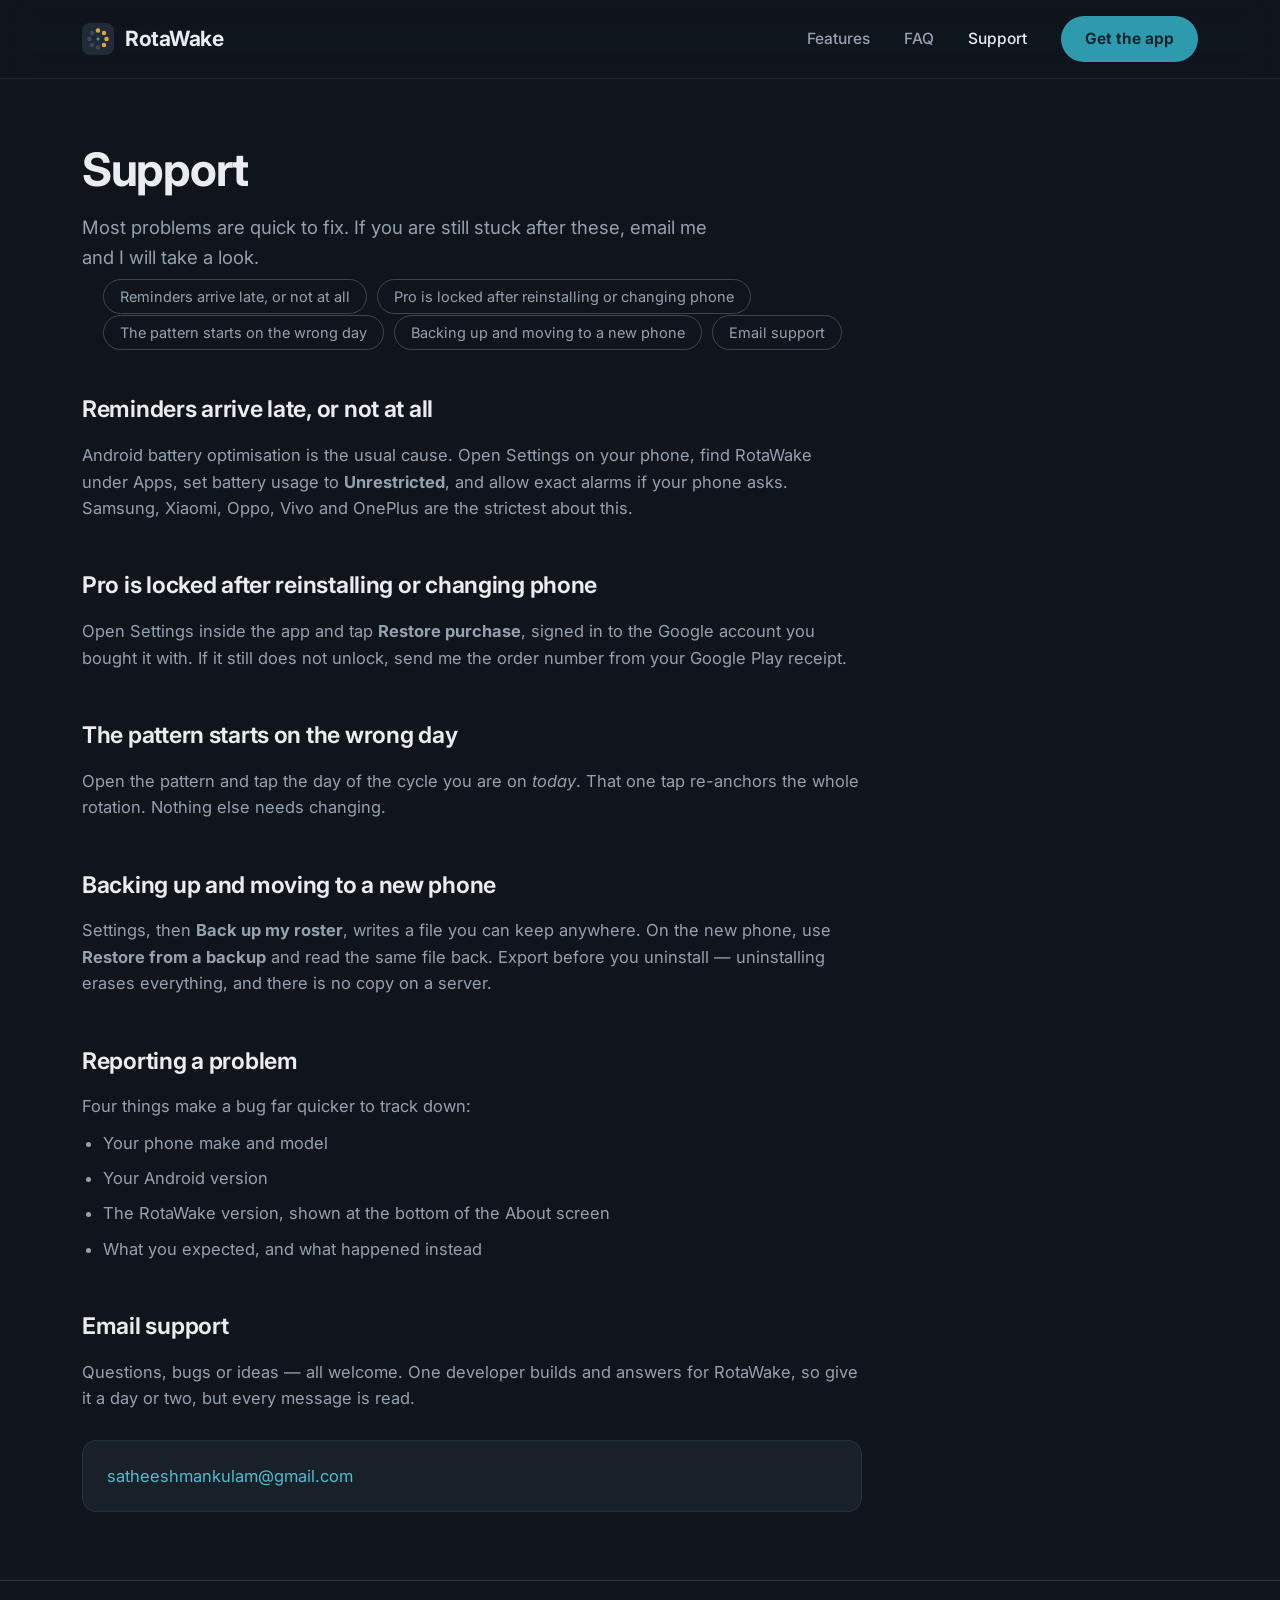
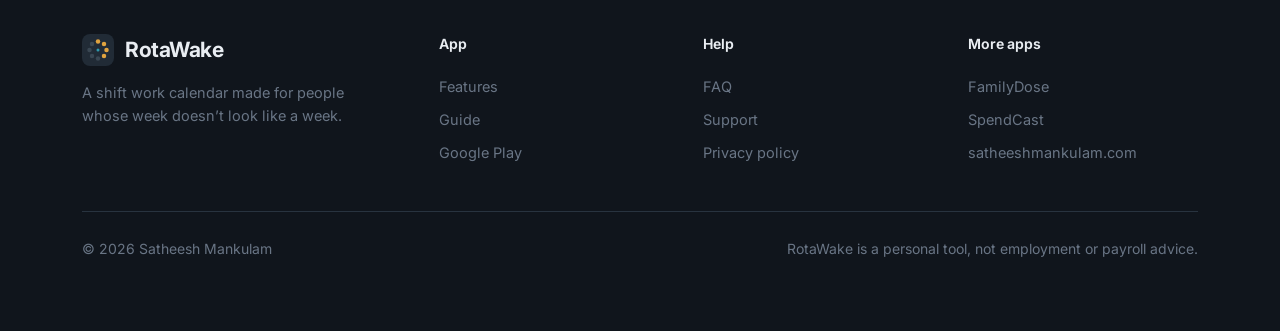
<file: support/index.html>
<!doctype html>
<html lang="en">
<head>
<meta charset="UTF-8" />
<meta name="viewport" content="width=device-width, initial-scale=1" />
<title>Support — RotaWake</title>
<meta name="description" content="Help with RotaWake: late reminders, restoring a Pro purchase, fixing a pattern's start day, backups, and how to report a problem." />
<meta name="theme-color" content="#10151C" />
<link rel="canonical" href="https://rotawake.netlify.app/support/" />
<link rel="icon" href="/assets/favicon.svg" type="image/svg+xml" />
<link rel="icon" href="/assets/favicon-32.png" sizes="32x32" type="image/png" />
<link rel="apple-touch-icon" href="/assets/apple-touch-icon.png" />
<meta property="og:title" content="Support — RotaWake" />
<meta property="og:description" content="Help with RotaWake: late reminders, restoring a Pro purchase, fixing a pattern's start day, backups, and how to report a problem." />
<meta property="og:type" content="website" />
<meta property="og:url" content="https://rotawake.netlify.app/support/" />
<meta property="og:image" content="https://rotawake.netlify.app/assets/og-image.png" />
<meta name="twitter:card" content="summary_large_image" />
<link rel="preconnect" href="https://fonts.googleapis.com" />
<link rel="preconnect" href="https://fonts.gstatic.com" crossorigin />
<link href="https://fonts.googleapis.com/css2?family=Inter:wght@400;500;600;700&display=swap" rel="stylesheet" />

<style>
:root{color-scheme:dark;
 /* theme object T from App.jsx */
 --bg:#10151C;--card:#182029;--card2:#212B36;--line:#28333F;--line-s:#3A4753;
 --ink:#E9EDF2;--dim:#95A1B0;--mute:#697585;--teal:#2E9AAE;--teal-l:#4FBDD0;
 /* PALETTE */
 --amber:#E0A340;--violet:#5B6BD6;--eve:#2A9C8C;--green:#4E9455}
*{margin:0;padding:0;box-sizing:border-box;-webkit-tap-highlight-color:transparent}
html{scroll-behavior:smooth}
body{background:var(--bg);color:var(--ink);line-height:1.6;
 font-family:Inter,system-ui,-apple-system,"Segoe UI",Roboto,sans-serif;-webkit-font-smoothing:antialiased}
.wrap{max-width:1180px;margin:0 auto;padding:0 32px}
a{color:var(--teal-l);text-decoration:none}
.skip{position:absolute;left:-9999px}
.skip:focus{left:16px;top:12px;z-index:99;background:var(--teal);color:#042029;
 padding:10px 18px;border-radius:8px}

.hdr{position:sticky;top:0;z-index:50;background:rgba(16,21,28,.86);
 backdrop-filter:blur(14px);border-bottom:1px solid rgba(40,51,63,.7)}
.hdr-in{display:flex;align-items:center;justify-content:space-between;height:78px}
.brand{display:flex;align-items:center;gap:11px}
.brand span{font-size:21px;font-weight:700;color:var(--ink);letter-spacing:-.02em}
.nav{display:flex;align-items:center;gap:34px}
.nav a{color:var(--dim);font-size:15.5px;font-weight:500}
.nav a:hover,.nav a[aria-current]{color:var(--ink)}
.pill,.nav a.pill{background:var(--teal);color:#042029;font-weight:650;font-size:15.5px;
 padding:11px 24px;border-radius:999px}
.pill:hover,.nav a.pill:hover{background:var(--teal-l);color:#042029}
.menu{display:none}
.menu summary{list-style:none;cursor:pointer;color:var(--dim);font-size:15px;
 border:1px solid var(--line-s);border-radius:999px;padding:9px 18px}
.menu summary::-webkit-details-marker{display:none}
.menu-p{position:absolute;right:32px;margin-top:12px;background:var(--card);
 border:1px solid var(--line);border-radius:14px;padding:10px;min-width:190px;
 display:flex;flex-direction:column;box-shadow:0 18px 44px rgba(0,0,0,.6)}
.menu-p a{color:var(--dim);padding:11px 14px;border-radius:9px;font-size:15.5px}

.hero{display:grid;grid-template-columns:1fr 408px;gap:44px;align-items:center;padding:74px 0 90px}
.hero h1{font-size:clamp(38px,4.6vw,54px);font-weight:700;line-height:1.08;
 letter-spacing:-.033em;margin-bottom:24px}
.hero .lede{color:var(--dim);font-size:19px;line-height:1.62;max-width:500px;margin-bottom:34px}
.badge{display:inline-flex;align-items:center;gap:13px;background:#000;border:1px solid #2E3845;
 border-radius:10px;padding:11px 22px 11px 18px}
.badge .bt{display:block;color:#fff;font-size:10.5px;letter-spacing:.09em;line-height:1.3}
.badge .bb{display:block;color:#fff;font-size:19px;font-weight:600;line-height:1.15;letter-spacing:-.01em}
.chips{display:flex;gap:10px;flex-wrap:wrap;margin-top:26px}
.chips span{border:1px solid var(--line-s);color:var(--dim);border-radius:999px;
 padding:7px 16px;font-size:14.5px}

section{padding-bottom:96px}
h2{font-size:clamp(28px,3.4vw,38px);font-weight:700;letter-spacing:-.025em;margin-bottom:14px}
.sub{color:var(--dim);font-size:17.5px;max-width:620px;margin-bottom:40px}
.feat{display:grid;gap:26px;grid-template-columns:repeat(auto-fit,minmax(320px,1fr))}
.fblock h3{font-size:20px;font-weight:650;margin-bottom:10px;display:flex;align-items:center;gap:11px}
.fblock p{color:var(--dim);font-size:16px}
.dot{width:10px;height:10px;border-radius:50%;flex:none}
.strip{display:grid;grid-auto-flow:column;grid-auto-columns:218px;gap:18px;
 overflow-x:auto;padding-bottom:12px;scrollbar-width:thin}
.strip figure{margin:0}
.strip img{width:100%;height:auto;border-radius:16px;border:1px solid var(--line);display:block}
.strip figcaption{color:var(--mute);font-size:14px;margin-top:10px;text-align:center}
.band{background:linear-gradient(145deg,#15202B,#121A23);border:1px solid var(--line);
 border-radius:22px;padding:56px 40px;margin-bottom:96px}
.band h2{text-align:center}
.band .sub{margin:0 auto 34px;text-align:center}
.pts{display:grid;gap:16px;grid-template-columns:repeat(auto-fit,minmax(230px,1fr))}
.pt{background:var(--bg);border:1px solid var(--line);border-radius:14px;padding:20px 22px}
.pt b{display:block;font-size:16px;font-weight:650;margin-bottom:6px}
.pt span{color:var(--dim);font-size:15px}
.steps{display:grid;gap:18px;grid-template-columns:repeat(auto-fit,minmax(240px,1fr));counter-reset:s}
.step{background:var(--card);border:1px solid var(--line);border-radius:16px;padding:24px}
.step b{display:flex;align-items:center;justify-content:center;width:32px;height:32px;
 border-radius:999px;background:rgba(46,154,174,.18);color:var(--teal);font-size:15px;
 margin-bottom:14px}
.step p{color:var(--dim);font-size:15.5px}
.qa{border-bottom:1px solid var(--line);padding:24px 0}
.qa:last-child{border-bottom:none}
.qa h3{color:var(--ink);font-size:18px;font-weight:650;margin-bottom:9px}
.qa p{color:var(--dim);font-size:16.5px}
.dev{display:grid;grid-template-columns:auto 1fr;gap:28px;align-items:start;
 background:var(--card);border:1px solid var(--line);border-radius:20px;padding:36px}
.dev-mark{width:72px;height:72px;border-radius:20px;background:var(--card2);
 display:flex;align-items:center;justify-content:center;font-size:27px;font-weight:700;
 color:var(--teal);flex:none}
.dev h2{font-size:27px;margin-bottom:12px}
.dev p{color:var(--dim);font-size:16.5px;margin-bottom:12px}
.dev-links{display:flex;gap:22px;flex-wrap:wrap;margin-top:6px}
.apps{display:grid;gap:14px;grid-template-columns:repeat(auto-fit,minmax(204px,1fr))}
.app{display:flex;align-items:center;gap:14px;background:var(--card);border:1px solid var(--line);
 border-radius:14px;padding:18px 20px}
.app .ic{width:40px;height:40px;border-radius:11px;background:var(--card2);flex:none;
 display:flex;align-items:center;justify-content:center;font-weight:700;color:var(--teal);font-size:16px}
.app b{display:block;font-size:16px;font-weight:650}
.app span{color:var(--mute);font-size:14.5px}
.app.self{border-color:var(--teal)}
.close-cta{text-align:center;padding:62px 40px;background:linear-gradient(145deg,#15202B,#121A23);
 border:1px solid var(--line);border-radius:22px;margin-bottom:96px}
.close-cta h2{margin-bottom:12px}
.close-cta p{color:var(--dim);font-size:17.5px;margin-bottom:30px}

.page{padding:64px 0 20px;max-width:780px}
.page h1{font-size:clamp(32px,4.4vw,46px);font-weight:700;letter-spacing:-.028em;
 line-height:1.14;margin-bottom:18px}
.page .lede{color:var(--dim);font-size:18.5px;max-width:640px}
.page h2{font-size:23px;font-weight:650;margin:46px 0 14px;letter-spacing:-.012em;
 scroll-margin-top:96px}
.page h3{font-size:18px;font-weight:650;margin:26px 0 8px}
.page p,.page li{color:var(--dim);font-size:16.5px}
.page ul{padding-left:21px;margin-top:10px}.page li{margin-bottom:9px}
.jump{display:flex;flex-wrap:wrap;gap:10px;margin:28px 0 8px;padding:0;list-style:none}
.jump li{margin:0}
.jump a{border:1px solid var(--line-s);border-radius:999px;padding:8px 16px;
 font-size:14.5px;color:var(--dim)}
.jump a:hover{color:var(--ink);border-color:var(--teal)}
.updated{color:var(--mute);font-size:14.5px;margin-bottom:28px;line-height:1.65}
.updated code{background:var(--card);border:1px solid var(--line);border-radius:5px;padding:2px 7px;font-size:13px;color:var(--dim);font-family:ui-monospace,SFMono-Regular,Menlo,monospace}
code{background:var(--card);border:1px solid var(--line);border-radius:5px;padding:2px 6px;font-size:14px;color:var(--dim)}
.callout{background:var(--card);border:1px solid var(--line);border-radius:14px;
 padding:22px 24px;margin:28px 0}
.callout p{color:var(--ink);margin:0}

footer{border-top:1px solid var(--line);padding:52px 0 70px;margin-top:20px}
.ft-top{display:grid;grid-template-columns:1.4fr 1fr 1fr 1fr;gap:34px;margin-bottom:42px}
.ft-tag{color:var(--mute);font-size:14.5px;margin-top:14px;max-width:270px}
.ft-col b{display:block;font-size:14px;font-weight:650;color:var(--ink);margin-bottom:14px}
.ft-col a{display:block;color:var(--mute);font-size:14.5px;padding:5px 0}
.ft-col a:hover{color:var(--dim)}
.ft-bot{border-top:1px solid var(--line);padding-top:26px;color:var(--mute);font-size:14px;
 display:flex;flex-wrap:wrap;gap:10px 24px;justify-content:space-between}

@media (max-width:900px){
 .wrap{padding:0 22px}
 .hero{grid-template-columns:1fr;gap:48px;padding:56px 0 72px;text-align:center}
 .hero .lede{margin-left:auto;margin-right:auto}
 .chips{justify-content:center}
 .stage{width:min(408px,100%);margin:0 auto}
 .phone{width:100%}.popout{left:-8px;right:-8px}
 .nav{display:none}.menu{display:block}
 .band,.close-cta{padding:44px 24px}
 .dev{grid-template-columns:1fr;padding:28px}
 .ft-top{grid-template-columns:1fr 1fr;gap:28px}
 section{padding-bottom:72px}
}

.stage{position:relative;flex:none;width:408px}
.phone{width:408px;border:9px solid #202A36;border-radius:40px;overflow:hidden;
 box-shadow:0 34px 80px rgba(0,0,0,.6);background:var(--bg)}
.phone img{display:block;width:100%;height:auto}
.popout{position:absolute;top:126px;left:-16px;right:-16px;background:var(--card);
 border:2px solid var(--teal);border-radius:18px;padding:18px 20px;
 box-shadow:0 22px 55px rgba(0,0,0,.70)}
.po-l{font-size:13px;color:var(--mute);margin-bottom:8px}
.po-r{display:flex;align-items:center;gap:12px}
.po-c{width:42px;height:42px;border-radius:7px;display:flex;align-items:center;
 justify-content:center;font-size:19px;font-weight:500;flex:none}
.po-t{font-size:19px;font-weight:500}
.po-s{font-size:15px;color:var(--dim);margin-top:8px}

/* Grid items default to min-width:auto, which lets the 408px phone hold the
   column open below 408px. An explicit floor lets it shrink. */
.hero>*{min-width:0}
/* Repeated after the phone rules above, because these must win on mobile. */
@media (max-width:900px){
 .stage{width:100%;max-width:408px;margin:0 auto;min-width:0}
 .phone{width:100%;max-width:100%}
 .popout{left:0;right:0}
}
</style>
</head>
<body>
<a class="skip" href="#main">Skip to content</a>
<div class="hdr"><div class="wrap"><div class="hdr-in">
  <a class="brand" href="/"><svg width="32" height="32" viewBox="0 0 64 64" aria-hidden="true">
<rect width="64" height="64" rx="16" fill="#212B36"/>
<circle cx="32" cy="15" r="4.5" fill="#E0A340"/><circle cx="44.02" cy="19.98" r="4.5" fill="#E0A340"/>
<circle cx="49" cy="32" r="4.5" fill="#E0A340"/><circle cx="44.02" cy="44.02" r="4.5" fill="#E0A340"/>
<circle cx="32" cy="49" r="4.5" fill="#3A4753"/><circle cx="19.98" cy="44.02" r="4.5" fill="#3A4753"/>
<circle cx="15" cy="32" r="4.5" fill="#3A4753"/><circle cx="19.98" cy="19.98" r="4.5" fill="#3A4753"/>
<circle cx="32" cy="32" r="3" fill="#2E9AAE"/></svg><span>RotaWake</span></a>
  <nav class="nav"><a href="/#features">Features</a><a href="/faq/">FAQ</a><a href="/support/" aria-current='page'>Support</a><a class="pill" href="https://play.google.com/store/apps/details?id=com.satheesh.roster">Get the app</a></nav>
  <details class="menu"><summary>Menu</summary><div class="menu-p"><a href="/#features">Features</a><a href="/faq/">FAQ</a><a href="/support/">Support</a>
    <a href="/privacy/">Privacy</a><a href="https://play.google.com/store/apps/details?id=com.satheesh.roster">Get the app</a></div></details>
</div></div></div>
<main id="main"><div class="wrap">
<div class="page">
<h1>Support</h1>
<p class="lede">Most problems are quick to fix. If you are still stuck after these, email me and I will take a look.</p>
<ul class="jump"><li><a href="#late">Reminders arrive late, or not at all</a></li><li><a href="#restore">Pro is locked after reinstalling or changing phone</a></li><li><a href="#anchor">The pattern starts on the wrong day</a></li><li><a href="#backup">Backing up and moving to a new phone</a></li><li><a href="#contact">Email support</a></li></ul>
<h2 id="late">Reminders arrive late, or not at all</h2><p>Android battery optimisation is the usual cause. Open Settings on your phone, find RotaWake under Apps, set battery usage to <b>Unrestricted</b>, and allow exact alarms if your phone asks. Samsung, Xiaomi, Oppo, Vivo and OnePlus are the strictest about this.</p><h2 id="restore">Pro is locked after reinstalling or changing phone</h2><p>Open Settings inside the app and tap <b>Restore purchase</b>, signed in to the Google account you bought it with. If it still does not unlock, send me the order number from your Google Play receipt.</p><h2 id="anchor">The pattern starts on the wrong day</h2><p>Open the pattern and tap the day of the cycle you are on <i>today</i>. That one tap re-anchors the whole rotation. Nothing else needs changing.</p><h2 id="backup">Backing up and moving to a new phone</h2><p>Settings, then <b>Back up my roster</b>, writes a file you can keep anywhere. On the new phone, use <b>Restore from a backup</b> and read the same file back. Export before you uninstall &mdash; uninstalling erases everything, and there is no copy on a server.</p>
<h2 id="report">Reporting a problem</h2>
<p>Four things make a bug far quicker to track down:</p>
<ul><li>Your phone make and model</li><li>Your Android version</li>
<li>The RotaWake version, shown at the bottom of the About screen</li>
<li>What you expected, and what happened instead</li></ul>
<h2 id="contact">Email support</h2>
<p>Questions, bugs or ideas &mdash; all welcome. One developer builds and answers for RotaWake, so give it a day or two, but every message is read.</p>
<div class="callout"><p><a href="mailto:satheeshmankulam@gmail.com">satheeshmankulam@gmail.com</a></p></div>
</div>
</div></main>
<footer><div class="wrap">
<div class="ft-top">
  <div><div class="brand"><svg width="32" height="32" viewBox="0 0 64 64" aria-hidden="true">
<rect width="64" height="64" rx="16" fill="#212B36"/>
<circle cx="32" cy="15" r="4.5" fill="#E0A340"/><circle cx="44.02" cy="19.98" r="4.5" fill="#E0A340"/>
<circle cx="49" cy="32" r="4.5" fill="#E0A340"/><circle cx="44.02" cy="44.02" r="4.5" fill="#E0A340"/>
<circle cx="32" cy="49" r="4.5" fill="#3A4753"/><circle cx="19.98" cy="44.02" r="4.5" fill="#3A4753"/>
<circle cx="15" cy="32" r="4.5" fill="#3A4753"/><circle cx="19.98" cy="19.98" r="4.5" fill="#3A4753"/>
<circle cx="32" cy="32" r="3" fill="#2E9AAE"/></svg><span>RotaWake</span></div>
    <p class="ft-tag">A shift work calendar made for people whose week doesn&rsquo;t look like a week.</p></div>
  <div class="ft-col"><b>App</b><a href="/#features">Features</a>
    <a href="/4-on-4-off-shift-calendar-app/">Guide</a><a href="https://play.google.com/store/apps/details?id=com.satheesh.roster">Google Play</a></div>
  <div class="ft-col"><b>Help</b><a href="/faq/">FAQ</a><a href="/support/">Support</a>
    <a href="/privacy/">Privacy policy</a></div>
  <div class="ft-col"><b>More apps</b><a href="https://play.google.com/store/apps/details?id=com.familydose.app">FamilyDose</a><a href="https://play.google.com/store/apps/details?id=com.satheesh.spendcast">SpendCast</a><a href="https://satheeshmankulam.com">satheeshmankulam.com</a></div>
</div>
<div class="ft-bot"><span>&copy; 2026 Satheesh Mankulam</span>
<span>RotaWake is a personal tool, not employment or payroll advice.</span></div>
</div></footer>
</body></html>
</file>
